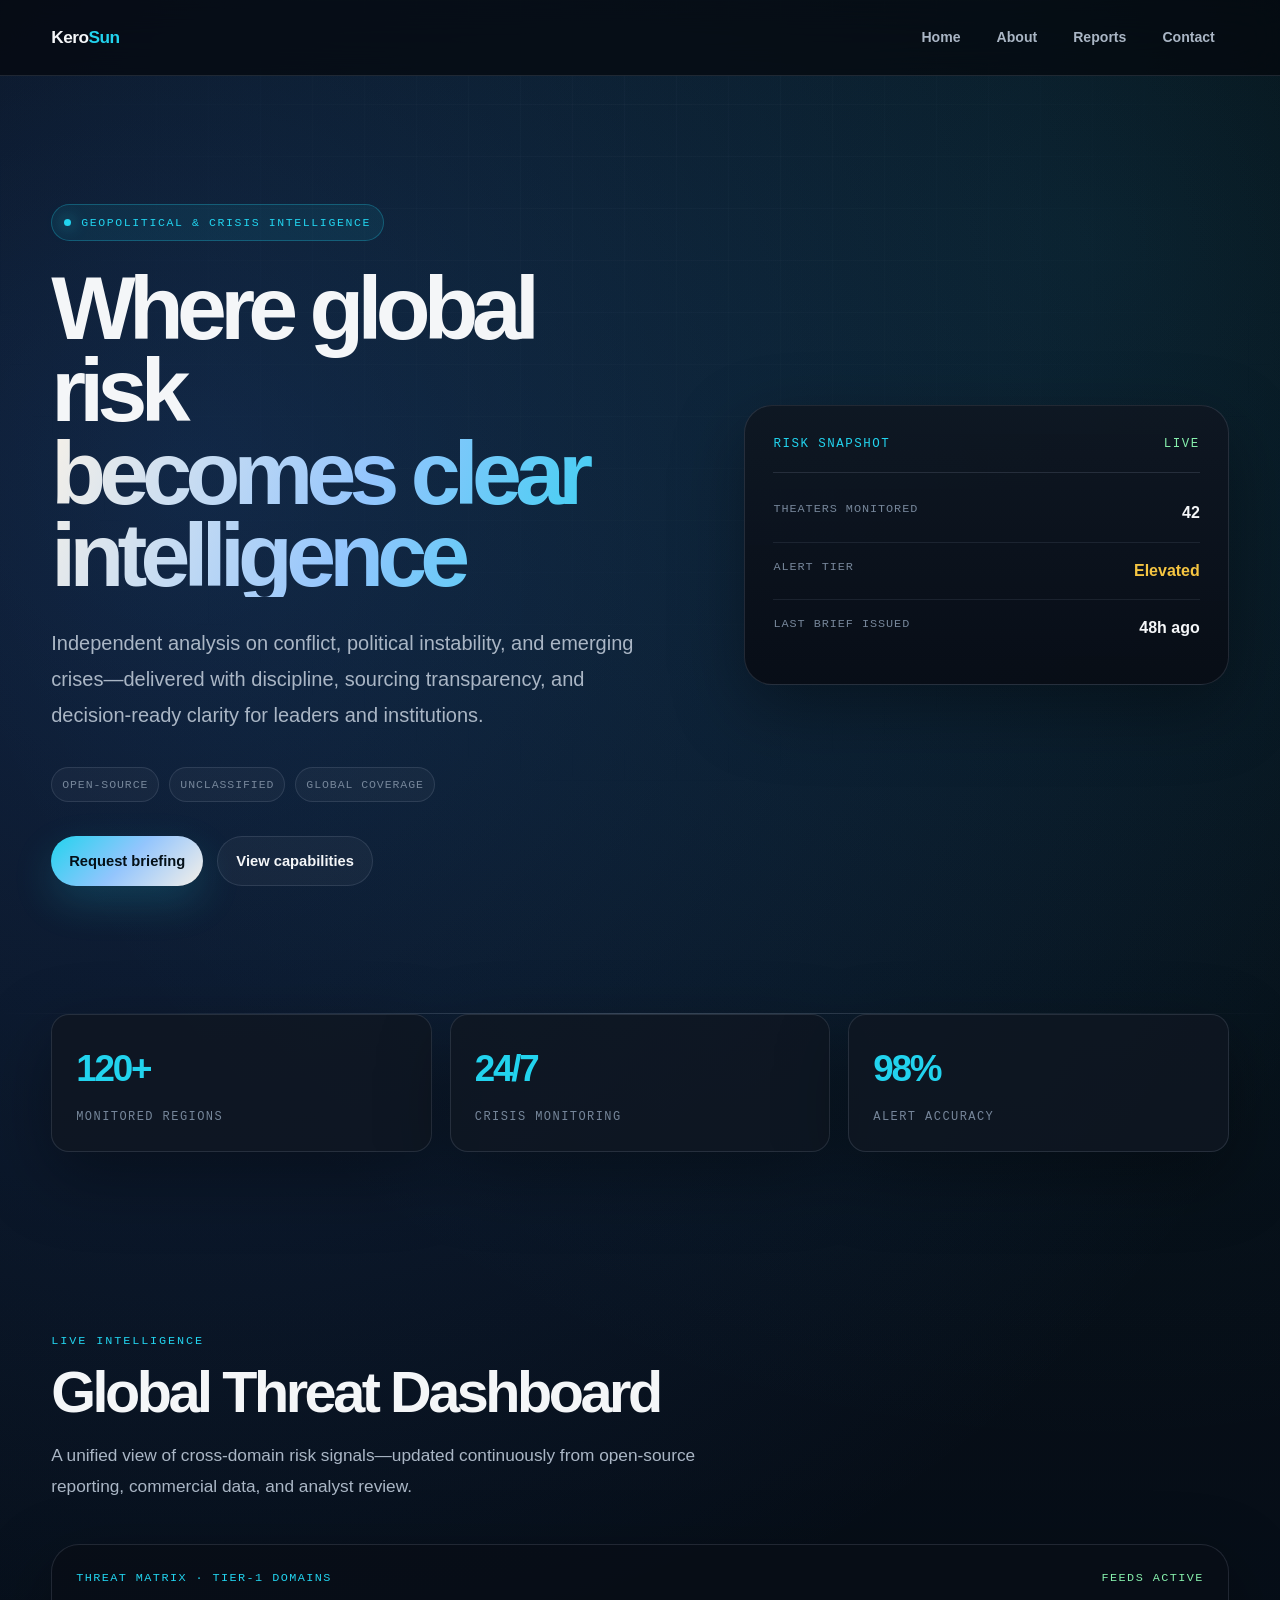
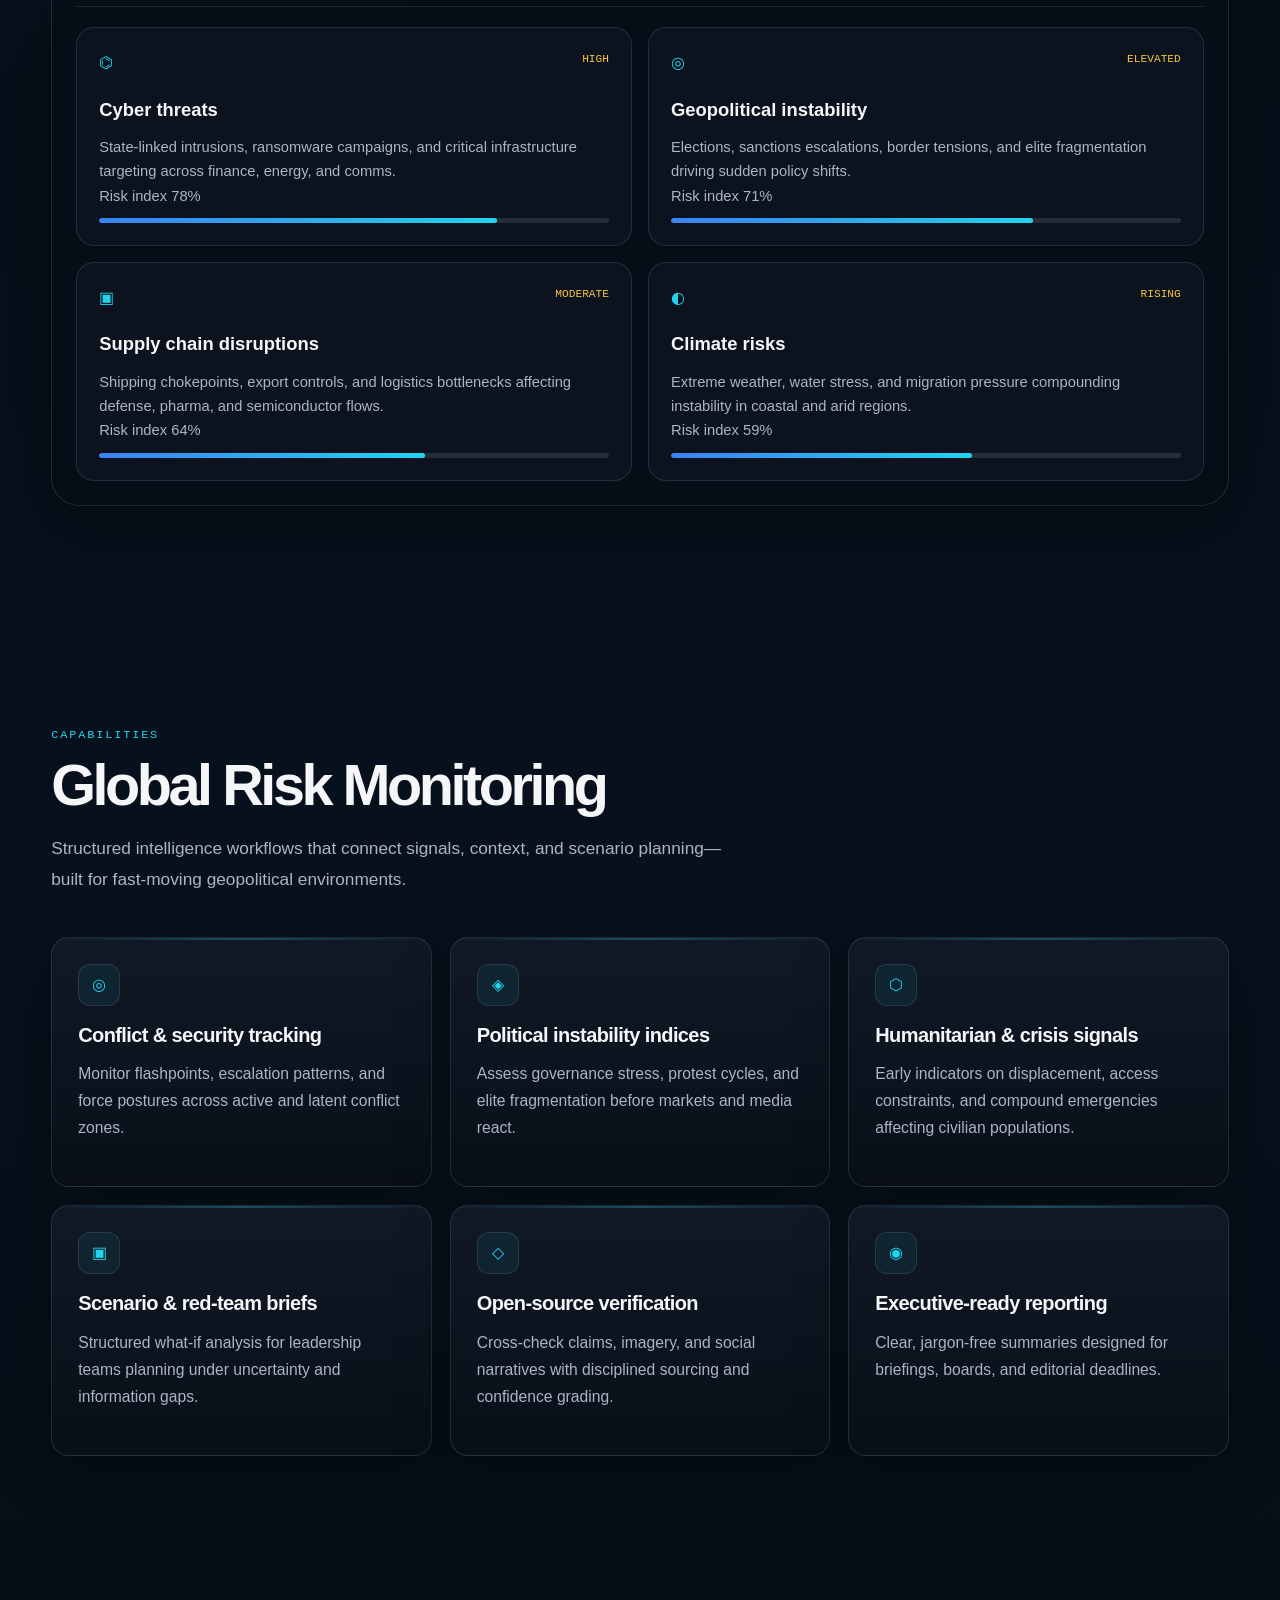
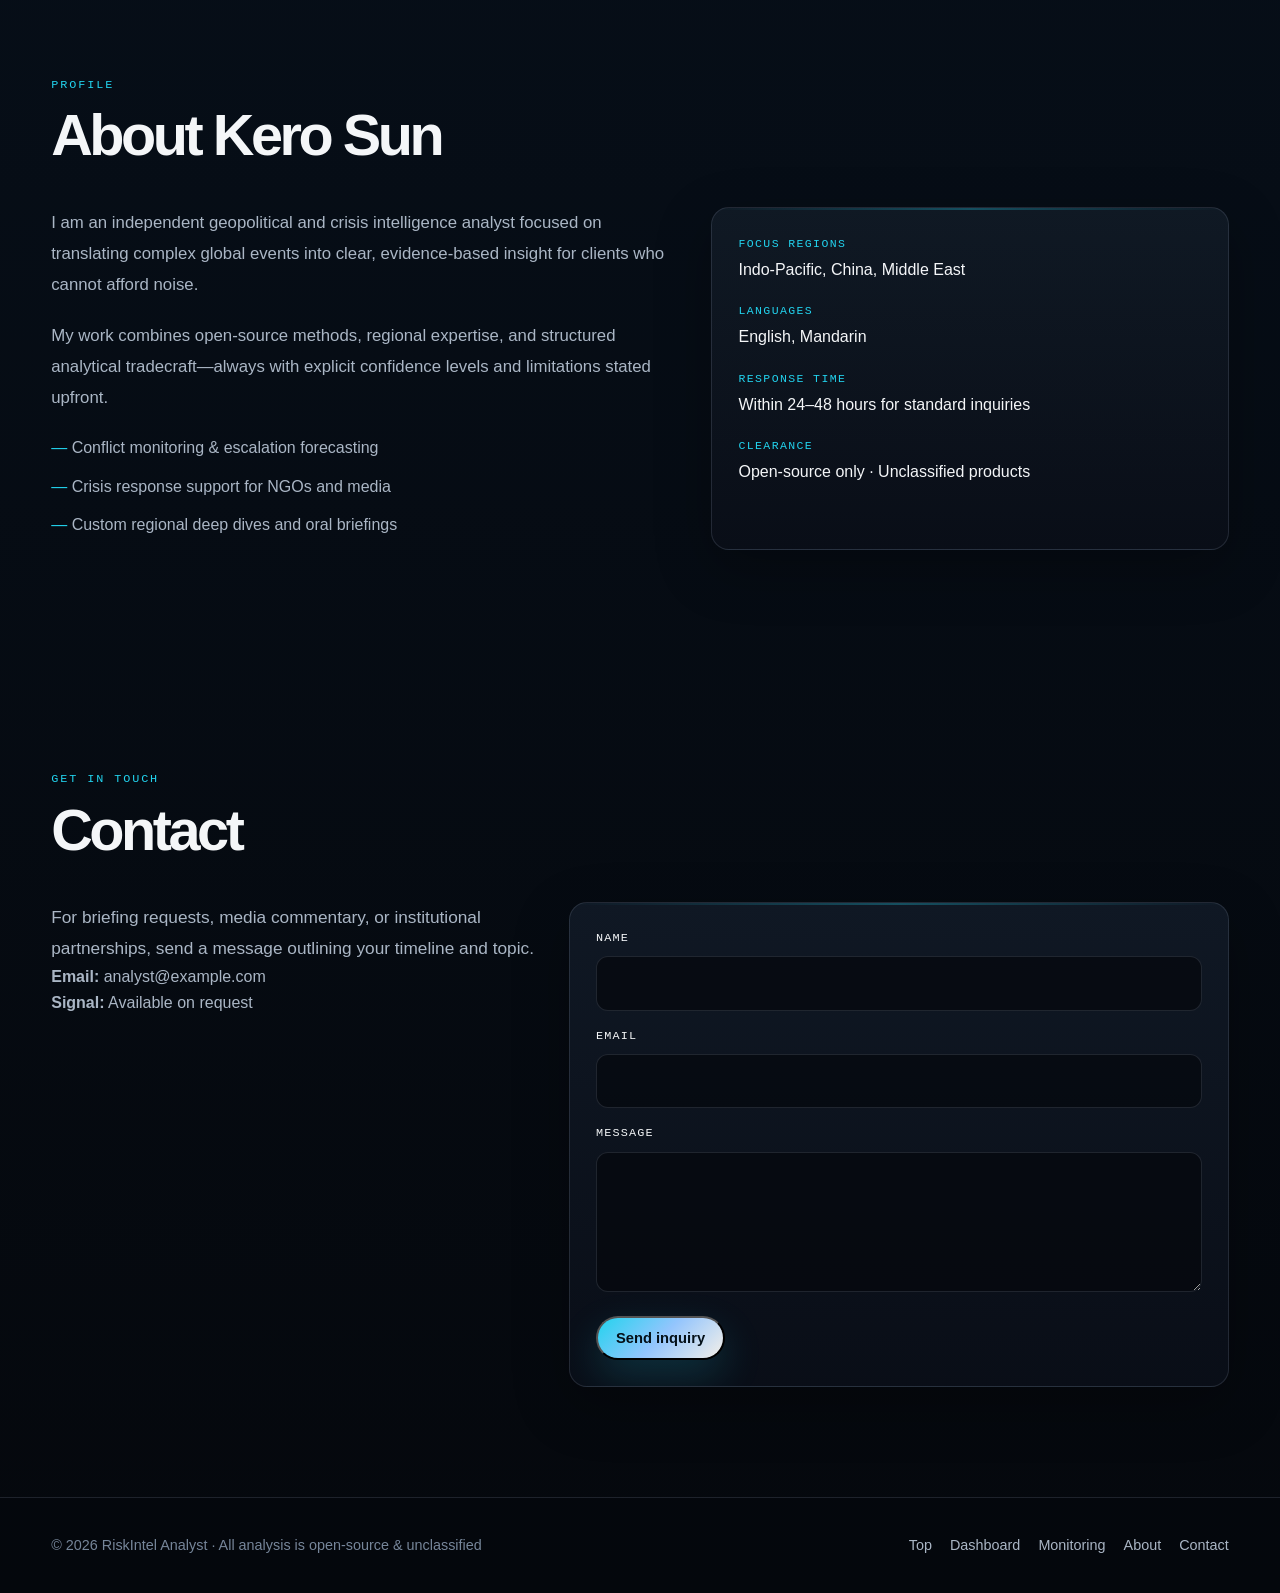
<file: index.html>
<!DOCTYPE html>
<!--
  DOCTYPE: tells the browser "this is a modern HTML5 page."
  Always keep this as the first line.
-->
<html lang="en">
  <!-- lang="en" = page language (helps screen readers and search). -->


  <head>
    <link rel="stylesheet" href="style.css">
    <!--
      HEAD = backstage area. Nothing here is drawn on the page directly,
      except what CSS styles apply to the body and sections below.
    -->
    <meta charset="UTF-8" />
    <!-- UTF-8 = supports most letters and symbols worldwide. -->

    <meta name="viewport" content="width=device-width, initial-scale=1.0" />
    <!-- viewport = makes the layout scale nicely on phones. -->

    <title>Global Risk & Crisis Intelligence</title>
    <!-- Text shown in the browser tab. -->

    <!--
      Font pairing (needs internet on first load):
      Syne = cinematic display headlines
      DM Sans = clean, readable body text
      JetBrains Mono = futuristic labels & UI captions
    -->
    <link rel="preconnect" href="https://fonts.googleapis.com" />
    <link rel="preconnect" href="https://fonts.gstatic.com" crossorigin />
    <link
      href="https://fonts.googleapis.com/css2?family=DM+Sans:ital,opsz,wght@0,9..40,400;0,9..40,500;0,9..40,600;1,9..40,400&family=JetBrains+Mono:wght@400;500&family=Syne:wght@600;700;800&display=swap"
      rel="stylesheet"
    />

  </head>
  
  <body>
    <!--
      BODY = everything visitors see.
      Structure: layered background (.bg-scene) → shell (nav + main + footer)
    -->

    <!--
      Background scene: stacked layers only (no text). aria-hidden = decorative.
      Each .bg-layer is styled in CSS — together they create depth & atmosphere.
    -->
    <div class="bg-scene" aria-hidden="true">
      <div class="bg-layer bg-layer--base"></div>
      <div class="bg-layer bg-layer--gradient"></div>
      <div class="bg-layer bg-layer--aurora"></div>
      <div class="bg-layer bg-layer--map"></div>
      <div class="bg-layer bg-layer--map-glow"></div>
      <div class="bg-layer bg-layer--grid"></div>
      <div class="bg-layer bg-layer--vignette"></div>
    </div>

    <div class="site-shell">
      <!-- ============================================================
           NAVIGATION BAR
           Links jump to sections using id="..." on each section below.
           ============================================================ -->
      <header class="navbar">
        <div class="container">
          <a class="logo" href="#hero">Kero<span>Sun</span></a>
          <!-- Logo is an <a> so clicking it scrolls back to the top hero -->

          <nav aria-label="Main navigation">
            <!-- <nav> groups navigation links for accessibility -->
            <ul class="nav-links">
              <li><a class="nav-link" href="ai-analyst-site.html">Home</a></li>
              <li><a class="nav-link" href="about.html">About</a></li>
              <li><a class="nav-link" href="reports.html">Reports</a></li>
              <li><a class="nav-link" href="contact.html">Contact</a></li>
            </ul>
          </nav>
        </div>
      </header>

      <main>
        <!-- ============================================================
             HERO SECTION — large opening block
             id="hero" lets nav links scroll here (#hero in the URL)
             ============================================================ -->
        <section class="hero" id="hero">
          <div class="hero__atmosphere" aria-hidden="true">
            <div class="hero__gradient-wash"></div>
            <div class="hero__glow hero__glow--a"></div>
            <div class="hero__glow hero__glow--b"></div>
          </div>

          <div class="container hero__inner">
            <div class="hero__copy">
              <span class="hero__badge">Geopolitical &amp; Crisis Intelligence</span>

              <h1 class="hero__title">
                <span class="hero__title-line">Where global risk</span>
                <span class="hero__title-line hero__title-line--accent">becomes clear intelligence</span>
              </h1>

              <p class="hero__lead">
                Independent analysis on conflict, political instability, and emerging
                crises—delivered with discipline, sourcing transparency, and
                decision-ready clarity for leaders and institutions.
              </p>

              <ul class="hero__tags">
                <li>Open-source</li>
                <li>Unclassified</li>
                <li>Global coverage</li>
              </ul>

              <div class="hero__actions">
                <a class="btn btn--primary" href="#contact">Request briefing</a>
                <a class="btn btn--ghost" href="#monitoring">View capabilities</a>
              </div>
            </div>

            <!-- Side panel: example “dashboard” stats (placeholder content) -->
            <aside class="hero__panel" aria-label="Sample risk snapshot">
              <p class="hero__panel-title">
                Risk snapshot
                <span class="hero__panel-live">Live</span>
              </p>
              <div class="hero__stat">
                <span class="hero__stat-label">Theaters monitored</span>
                <span class="hero__stat-value">42</span>
              </div>
              <div class="hero__stat">
                <span class="hero__stat-label">Alert tier</span>
                <span class="hero__stat-value hero__stat-value--alert">Elevated</span>
              </div>
              <div class="hero__stat">
                <span class="hero__stat-label">Last brief issued</span>
                <span class="hero__stat-value">48h ago</span>
              </div>
            </aside>
          </div>
        </section>

        <!-- ============================================================
             STATISTIC CARDS (below hero)
             Structure:
               <section>  = one grouped block on the page
               <div class="container"> = centered content column
               <div class="stats__grid"> = row/column layout for cards
               <article class="stat-card"> = ONE card (repeat 3 times)
                 <p class="stat-card__value"> = big number
                 <p class="stat-card__label"> = short description
             ============================================================ -->
        <section class="stats" aria-label="Key performance metrics">
          <div class="container">
            <div class="stats__grid">
              <article class="stat-card">
                <p class="stat-card__value">120+</p>
                <p class="stat-card__label">Monitored regions</p>
              </article>

              <article class="stat-card">
                <p class="stat-card__value">24/7</p>
                <p class="stat-card__label">Crisis monitoring</p>
              </article>

              <article class="stat-card">
                <p class="stat-card__value">98%</p>
                <p class="stat-card__label">Alert accuracy</p>
              </article>
            </div>
          </div>
        </section>

        <!-- ============================================================
             GLOBAL THREAT DASHBOARD
             <section> = major page block with its own id for nav links (#dashboard)
             <header> = title area · <div class="dashboard__panel"> = UI frame
             <div class="dashboard__grid"> = card layout · <article> = one threat card
             ============================================================ -->
        <section class="section dashboard" id="dashboard">
          <div class="container">
            <header class="section__header">
              <p class="section__eyebrow">Live intelligence</p>
              <h2 class="section__title">Global Threat Dashboard</h2>
              <p class="section__intro">
                A unified view of cross-domain risk signals—updated continuously
                from open-source reporting, commercial data, and analyst review.
              </p>
            </header>

            <div class="dashboard__panel">
              <div class="dashboard__toolbar">
                <span class="dashboard__toolbar-label">Threat matrix · Tier-1 domains</span>
                <span class="dashboard__toolbar-status">Feeds active</span>
              </div>

              <div class="dashboard__grid">
                <article class="threat-card threat-card--cyber">
                  <div class="threat-card__head">
                    <div class="threat-card__icon" aria-hidden="true">⌬</div>
                    <span class="threat-card__status">High</span>
                  </div>
                  <h3 class="threat-card__title">Cyber threats</h3>
                  <p class="threat-card__text">
                    State-linked intrusions, ransomware campaigns, and critical
                    infrastructure targeting across finance, energy, and comms.
                  </p>
                  <p class="threat-card__meter-label">
                    <span>Risk index</span>
                    <span>78%</span>
                  </p>
                  <div class="threat-card__meter" role="presentation">
                    <span class="threat-card__meter-fill" style="width: 78%"></span>
                  </div>
                </article>

                <article class="threat-card threat-card--geo">
                  <div class="threat-card__head">
                    <div class="threat-card__icon" aria-hidden="true">◎</div>
                    <span class="threat-card__status">Elevated</span>
                  </div>
                  <h3 class="threat-card__title">Geopolitical instability</h3>
                  <p class="threat-card__text">
                    Elections, sanctions escalations, border tensions, and
                    elite fragmentation driving sudden policy shifts.
                  </p>
                  <p class="threat-card__meter-label">
                    <span>Risk index</span>
                    <span>71%</span>
                  </p>
                  <div class="threat-card__meter" role="presentation">
                    <span class="threat-card__meter-fill" style="width: 71%"></span>
                  </div>
                </article>

                <article class="threat-card threat-card--supply">
                  <div class="threat-card__head">
                    <div class="threat-card__icon" aria-hidden="true">▣</div>
                    <span class="threat-card__status">Moderate</span>
                  </div>
                  <h3 class="threat-card__title">Supply chain disruptions</h3>
                  <p class="threat-card__text">
                    Shipping chokepoints, export controls, and logistics bottlenecks
                    affecting defense, pharma, and semiconductor flows.
                  </p>
                  <p class="threat-card__meter-label">
                    <span>Risk index</span>
                    <span>64%</span>
                  </p>
                  <div class="threat-card__meter" role="presentation">
                    <span class="threat-card__meter-fill" style="width: 64%"></span>
                  </div>
                </article>

                <article class="threat-card threat-card--climate">
                  <div class="threat-card__head">
                    <div class="threat-card__icon" aria-hidden="true">◐</div>
                    <span class="threat-card__status">Rising</span>
                  </div>
                  <h3 class="threat-card__title">Climate risks</h3>
                  <p class="threat-card__text">
                    Extreme weather, water stress, and migration pressure compounding
                    instability in coastal and arid regions.
                  </p>
                  <p class="threat-card__meter-label">
                    <span>Risk index</span>
                    <span>59%</span>
                  </p>
                  <div class="threat-card__meter" role="presentation">
                    <span class="threat-card__meter-fill" style="width: 59%"></span>
                  </div>
                </article>
              </div>
            </div>
          </div>
        </section>

        <!-- ============================================================
             GLOBAL RISK MONITORING — feature cards
             ============================================================ -->
        <section class="section features" id="monitoring">
          <div class="container">
            <header class="section__header">
              <p class="section__eyebrow">Capabilities</p>
              <h2 class="section__title">Global Risk Monitoring</h2>
              <p class="section__intro">
                Structured intelligence workflows that connect signals, context,
                and scenario planning—built for fast-moving geopolitical environments.
              </p>
            </header>

            <div class="features__grid">
              <!-- Each article = one feature card -->
              <article class="glass-card">
                <div class="glass-card__icon" aria-hidden="true">◎</div>
                <h3 class="glass-card__title">Conflict &amp; security tracking</h3>
                <p class="glass-card__text">
                  Monitor flashpoints, escalation patterns, and force postures
                  across active and latent conflict zones.
                </p>
              </article>

              <article class="glass-card">
                <div class="glass-card__icon" aria-hidden="true">◈</div>
                <h3 class="glass-card__title">Political instability indices</h3>
                <p class="glass-card__text">
                  Assess governance stress, protest cycles, and elite
                  fragmentation before markets and media react.
                </p>
              </article>

              <article class="glass-card">
                <div class="glass-card__icon" aria-hidden="true">⬡</div>
                <h3 class="glass-card__title">Humanitarian &amp; crisis signals</h3>
                <p class="glass-card__text">
                  Early indicators on displacement, access constraints, and
                  compound emergencies affecting civilian populations.
                </p>
              </article>

              <article class="glass-card">
                <div class="glass-card__icon" aria-hidden="true">▣</div>
                <h3 class="glass-card__title">Scenario &amp; red-team briefs</h3>
                <p class="glass-card__text">
                  Structured what-if analysis for leadership teams planning
                  under uncertainty and information gaps.
                </p>
              </article>

              <article class="glass-card">
                <div class="glass-card__icon" aria-hidden="true">◇</div>
                <h3 class="glass-card__title">Open-source verification</h3>
                <p class="glass-card__text">
                  Cross-check claims, imagery, and social narratives with
                  disciplined sourcing and confidence grading.
                </p>
              </article>

              <article class="glass-card">
                <div class="glass-card__icon" aria-hidden="true">◉</div>
                <h3 class="glass-card__title">Executive-ready reporting</h3>
                <p class="glass-card__text">
                  Clear, jargon-free summaries designed for briefings, boards,
                  and editorial deadlines.
                </p>
              </article>
            </div>
          </div>
        </section>

        <!-- ============================================================
             ABOUT THE ANALYST
             ============================================================ -->
        <section class="section about" id="about">
          <div class="container">
            <header class="section__header">
              <p class="section__eyebrow">Profile</p>
              <h2 class="section__title">About Kero Sun</h2>
            </header>

            <div class="about__grid">
              <div class="about__text">
                <p>
                  I am an independent geopolitical and crisis intelligence analyst
                  focused on translating complex global events into clear, evidence-based
                  insight for clients who cannot afford noise.
                </p>
                <p>
                  My work combines open-source methods, regional expertise, and
                  structured analytical tradecraft—always with explicit confidence
                  levels and limitations stated upfront.
                </p>

                <ul class="about__list">
                  <li>Conflict monitoring &amp; escalation forecasting</li>
                  <li>Crisis response support for NGOs and media</li>
                  <li>Custom regional deep dives and oral briefings</li>
                </ul>
              </div>

              <aside class="glass-card about__card">
                <!-- <dl> = definition list: term (dt) + description (dd) pairs -->
                <dl>
                  <div>
                    <dt>Focus regions</dt>
                    <dd>Indo-Pacific, China, Middle East</dd>
                  </div>
                  <div>
                    <dt>Languages</dt>
                    <dd>English, Mandarin</dd>
                  </div>
                  <div>
                    <dt>Response time</dt>
                    <dd>Within 24–48 hours for standard inquiries</dd>
                  </div>
                  <div>
                    <dt>Clearance</dt>
                    <dd>Open-source only · Unclassified products</dd>
                  </div>
                </dl>
              </aside>
            </div>
          </div>
        </section>

        <!-- ============================================================
             CONTACT
             Form is visual-only (pure HTML/CSS). To send email you’d need
             a backend service or a form provider later.
             ============================================================ -->
        <section class="section contact" id="contact">
          <div class="container">
            <header class="section__header">
              <p class="section__eyebrow">Get in touch</p>
              <h2 class="section__title">Contact</h2>
            </header>

            <div class="contact__wrap">
              <div class="contact__info prose">
                <p class="section__intro">
                  For briefing requests, media commentary, or institutional
                  partnerships, send a message outlining your timeline and topic.
                </p>
                <p class="contact__details">
                  <strong>Email:</strong>
                  analyst@example.com<br />
                  <strong>Signal:</strong>
                  Available on request
                </p>
              </div>

              <form class="contact__form glass-card" action="#" method="post">
                <!-- action="#" = placeholder; replace when you connect a real form handler -->
                <div>
                  <label class="form-label" for="name">Name</label>
                  <input class="form-input" type="text" id="name" name="name" required />
                </div>
                <div>
                  <label class="form-label" for="email">Email</label>
                  <input class="form-input" type="email" id="email" name="email" required />
                </div>
                <div>
                  <label class="form-label" for="message">Message</label>
                  <textarea class="form-textarea" id="message" name="message" required></textarea>
                </div>
                <button class="btn btn--primary" type="submit">Send inquiry</button>
              </form>
            </div>
          </div>
        </section>
      </main>

      <!-- ============================================================
           FOOTER
           ============================================================ -->
      <footer class="footer">
        <div class="container">
          <p class="footer__copy">
            © 2026 RiskIntel Analyst · All analysis is open-source &amp; unclassified
          </p>
          <ul class="footer__links">
            <li><a href="#hero">Top</a></li>
            <li><a href="#dashboard">Dashboard</a></li>
            <li><a href="#monitoring">Monitoring</a></li>
            <li><a href="#about">About</a></li>
            <li><a href="#contact">Contact</a></li>
          </ul>
        </div>
      </footer>
    </div>
  </body>
</html>
</file>
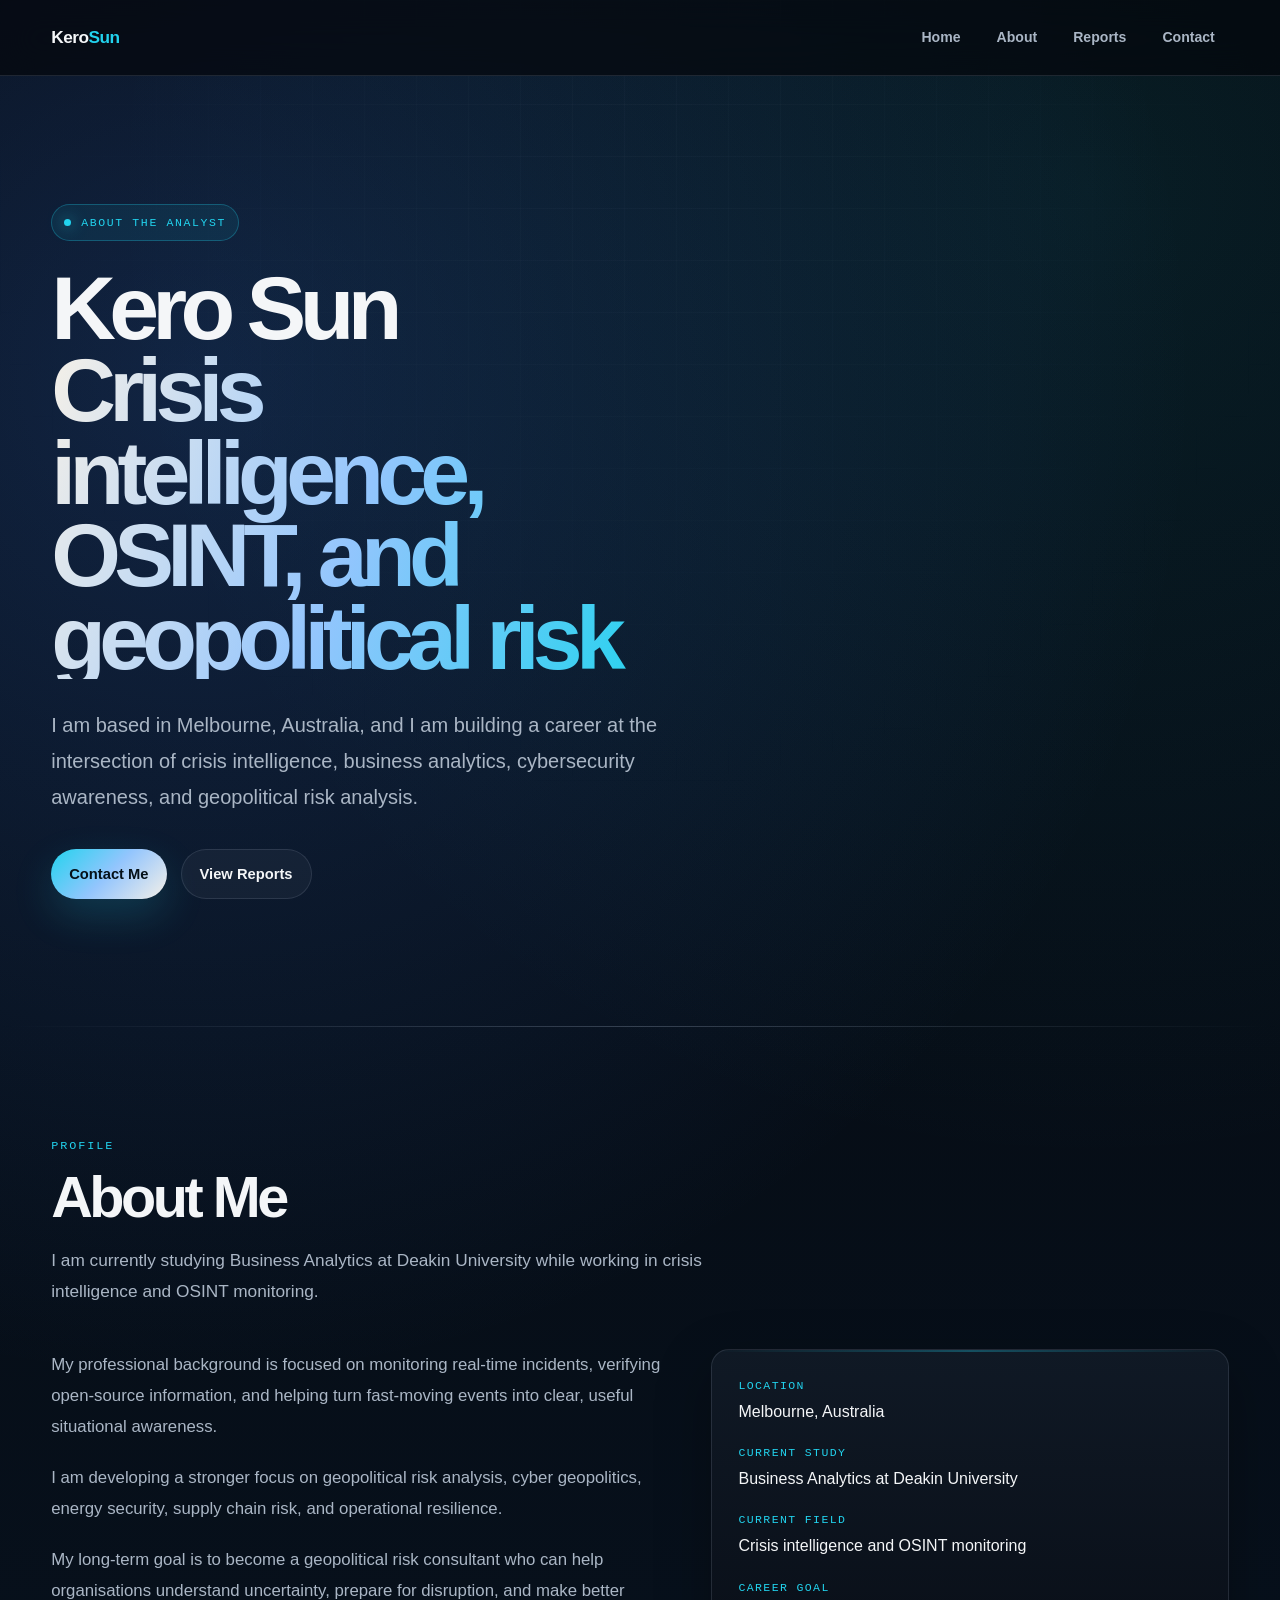
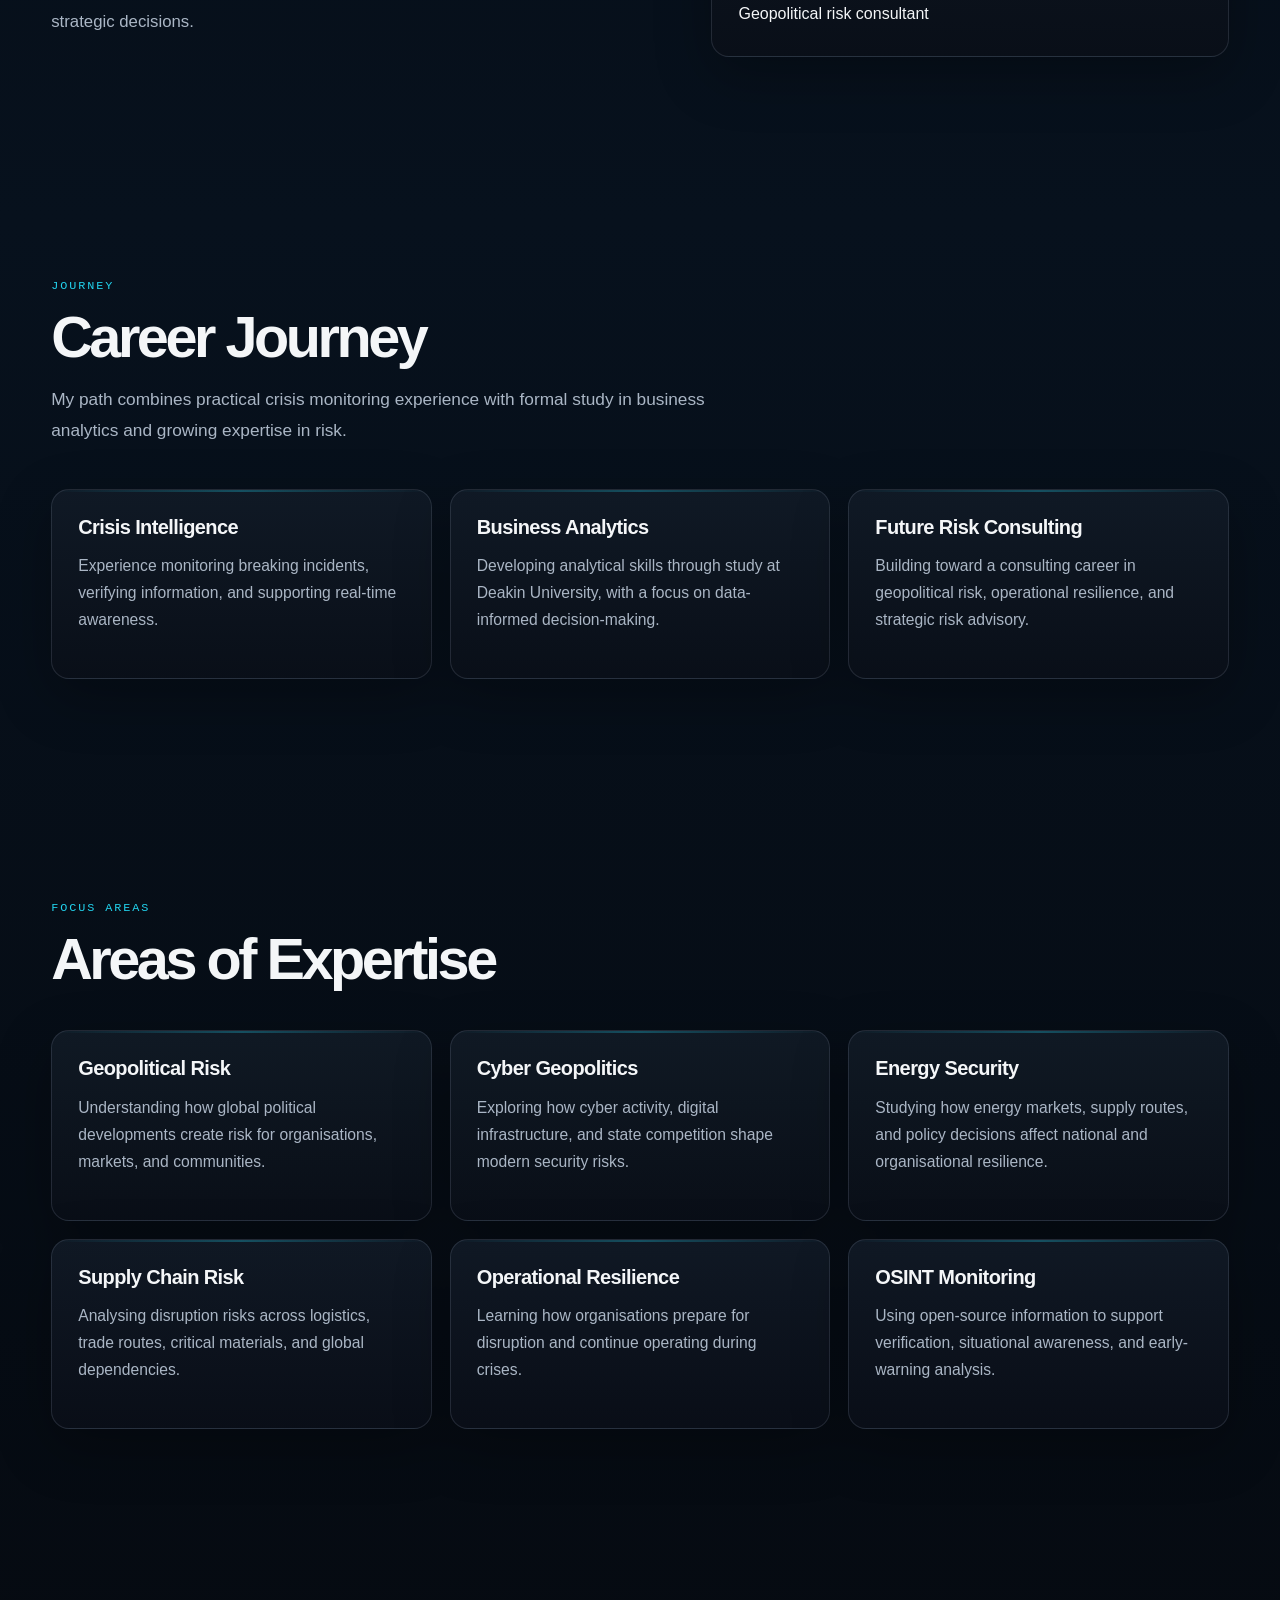
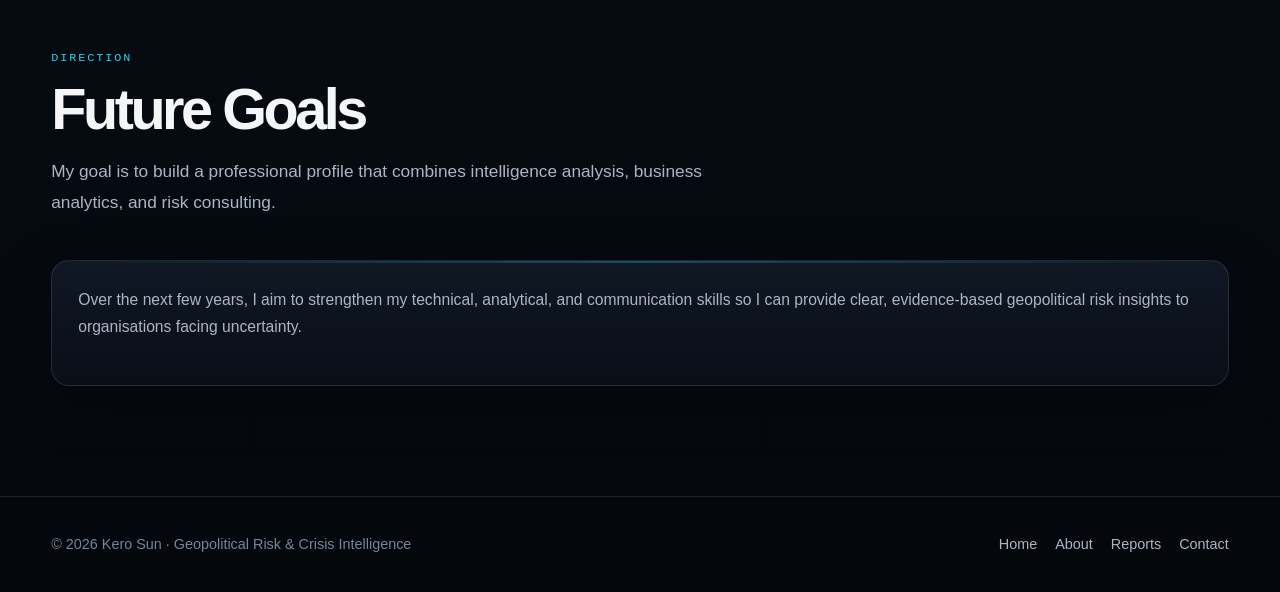
<file: about.html>
<!DOCTYPE html>
<html lang="en">
  <head>
    <!-- Basic page settings -->
    <meta charset="UTF-8" />
    <meta name="viewport" content="width=device-width, initial-scale=1.0" />

    <!-- Page title shown in browser tab -->
    <title>About Kero Sun | Geopolitical Risk Analyst</title>
    <link rel="stylesheet" href="style.css">

    <!-- This connects the page to your existing CSS file -->
    <link rel="stylesheet" href="style.css" />
  </head>

  <body>
    <!-- Site navigation -->
    <header class="navbar">
      <div class="container">
        <a class="logo" href="ai-analyst-site.html">Kero<span>Sun</span></a>

        <nav aria-label="Main navigation">
          <ul class="nav-links">
            <li><a class="nav-link" href="ai-analyst-site.html">Home</a></li>
            <li><a class="nav-link" href="about.html">About</a></li>
            <li><a class="nav-link" href="reports.html">Reports</a></li>
            <li><a class="nav-link" href="contact.html">Contact</a></li>
          </ul>
        </nav>
      </div>
    </header>

    <main>
      <!-- Hero section: the opening section of the page -->
      <section class="hero">
        <div class="container hero__inner">
          <div class="hero__copy">
            <span class="hero__badge">About the Analyst</span>

            <h1 class="hero__title">
              <span class="hero__title-line">Kero Sun</span>
              <span class="hero__title-line hero__title-line--accent">
                Crisis intelligence, OSINT, and geopolitical risk
              </span>
            </h1>

            <p class="hero__lead">
              I am based in Melbourne, Australia, and I am building a career at
              the intersection of crisis intelligence, business analytics,
              cybersecurity awareness, and geopolitical risk analysis.
            </p>

            <div class="hero__actions">
              <a class="btn btn--primary" href="contact.html">Contact Me</a>
              <a class="btn btn--ghost" href="reports.html">View Reports</a>
            </div>
          </div>
        </div>
      </section>

      <!-- About Me section -->
      <section class="section about">
        <div class="container">
          <header class="section__header">
            <p class="section__eyebrow">Profile</p>
            <h2 class="section__title">About Me</h2>
            <p class="section__intro">
              I am currently studying Business Analytics at Deakin University
              while working in crisis intelligence and OSINT monitoring.
            </p>
          </header>

          <div class="about__grid">
            <div class="about__text">
              <p>
                My professional background is focused on monitoring real-time
                incidents, verifying open-source information, and helping turn
                fast-moving events into clear, useful situational awareness.
              </p>

              <p>
                I am developing a stronger focus on geopolitical risk analysis,
                cyber geopolitics, energy security, supply chain risk, and
                operational resilience.
              </p>

              <p>
                My long-term goal is to become a geopolitical risk consultant
                who can help organisations understand uncertainty, prepare for
                disruption, and make better strategic decisions.
              </p>
            </div>

            <aside class="glass-card about__card">
              <dl>
                <div>
                  <dt>Location</dt>
                  <dd>Melbourne, Australia</dd>
                </div>

                <div>
                  <dt>Current Study</dt>
                  <dd>Business Analytics at Deakin University</dd>
                </div>

                <div>
                  <dt>Current Field</dt>
                  <dd>Crisis intelligence and OSINT monitoring</dd>
                </div>

                <div>
                  <dt>Career Goal</dt>
                  <dd>Geopolitical risk consultant</dd>
                </div>
              </dl>
            </aside>
          </div>
        </div>
      </section>

      <!-- Career Journey section -->
      <section class="section">
        <div class="container">
          <header class="section__header">
            <p class="section__eyebrow">Journey</p>
            <h2 class="section__title">Career Journey</h2>
            <p class="section__intro">
              My path combines practical crisis monitoring experience with
              formal study in business analytics and growing expertise in risk.
            </p>
          </header>

          <div class="features__grid">
            <article class="glass-card">
              <h3 class="glass-card__title">Crisis Intelligence</h3>
              <p class="glass-card__text">
                Experience monitoring breaking incidents, verifying information,
                and supporting real-time awareness.
              </p>
            </article>

            <article class="glass-card">
              <h3 class="glass-card__title">Business Analytics</h3>
              <p class="glass-card__text">
                Developing analytical skills through study at Deakin University,
                with a focus on data-informed decision-making.
              </p>
            </article>

            <article class="glass-card">
              <h3 class="glass-card__title">Future Risk Consulting</h3>
              <p class="glass-card__text">
                Building toward a consulting career in geopolitical risk,
                operational resilience, and strategic risk advisory.
              </p>
            </article>
          </div>
        </div>
      </section>

      <!-- Areas of Expertise section -->
      <section class="section">
        <div class="container">
          <header class="section__header">
            <p class="section__eyebrow">Focus Areas</p>
            <h2 class="section__title">Areas of Expertise</h2>
          </header>

          <div class="features__grid">
            <article class="glass-card">
              <h3 class="glass-card__title">Geopolitical Risk</h3>
              <p class="glass-card__text">
                Understanding how global political developments create risk for
                organisations, markets, and communities.
              </p>
            </article>

            <article class="glass-card">
              <h3 class="glass-card__title">Cyber Geopolitics</h3>
              <p class="glass-card__text">
                Exploring how cyber activity, digital infrastructure, and state
                competition shape modern security risks.
              </p>
            </article>

            <article class="glass-card">
              <h3 class="glass-card__title">Energy Security</h3>
              <p class="glass-card__text">
                Studying how energy markets, supply routes, and policy decisions
                affect national and organisational resilience.
              </p>
            </article>

            <article class="glass-card">
              <h3 class="glass-card__title">Supply Chain Risk</h3>
              <p class="glass-card__text">
                Analysing disruption risks across logistics, trade routes,
                critical materials, and global dependencies.
              </p>
            </article>

            <article class="glass-card">
              <h3 class="glass-card__title">Operational Resilience</h3>
              <p class="glass-card__text">
                Learning how organisations prepare for disruption and continue
                operating during crises.
              </p>
            </article>

            <article class="glass-card">
              <h3 class="glass-card__title">OSINT Monitoring</h3>
              <p class="glass-card__text">
                Using open-source information to support verification,
                situational awareness, and early-warning analysis.
              </p>
            </article>
          </div>
        </div>
      </section>

      <!-- Future Goals section -->
      <section class="section contact">
        <div class="container">
          <header class="section__header">
            <p class="section__eyebrow">Direction</p>
            <h2 class="section__title">Future Goals</h2>
            <p class="section__intro">
              My goal is to build a professional profile that combines
              intelligence analysis, business analytics, and risk consulting.
            </p>
          </header>

          <div class="glass-card">
            <p class="glass-card__text">
              Over the next few years, I aim to strengthen my technical,
              analytical, and communication skills so I can provide clear,
              evidence-based geopolitical risk insights to organisations facing
              uncertainty.
            </p>
          </div>
        </div>
      </section>
    </main>

    <!-- Footer section -->
    <footer class="footer">
      <div class="container">
        <p class="footer__copy">
          © 2026 Kero Sun · Geopolitical Risk & Crisis Intelligence
        </p>

        <ul class="footer__links">
          <li><a href="ai-analyst-site.html">Home</a></li>
          <li><a href="about.html">About</a></li>
          <li><a href="reports.html">Reports</a></li>
          <li><a href="contact.html">Contact</a></li>
        </ul>
      </div>
    </footer>
  </body>
</html>
</file>
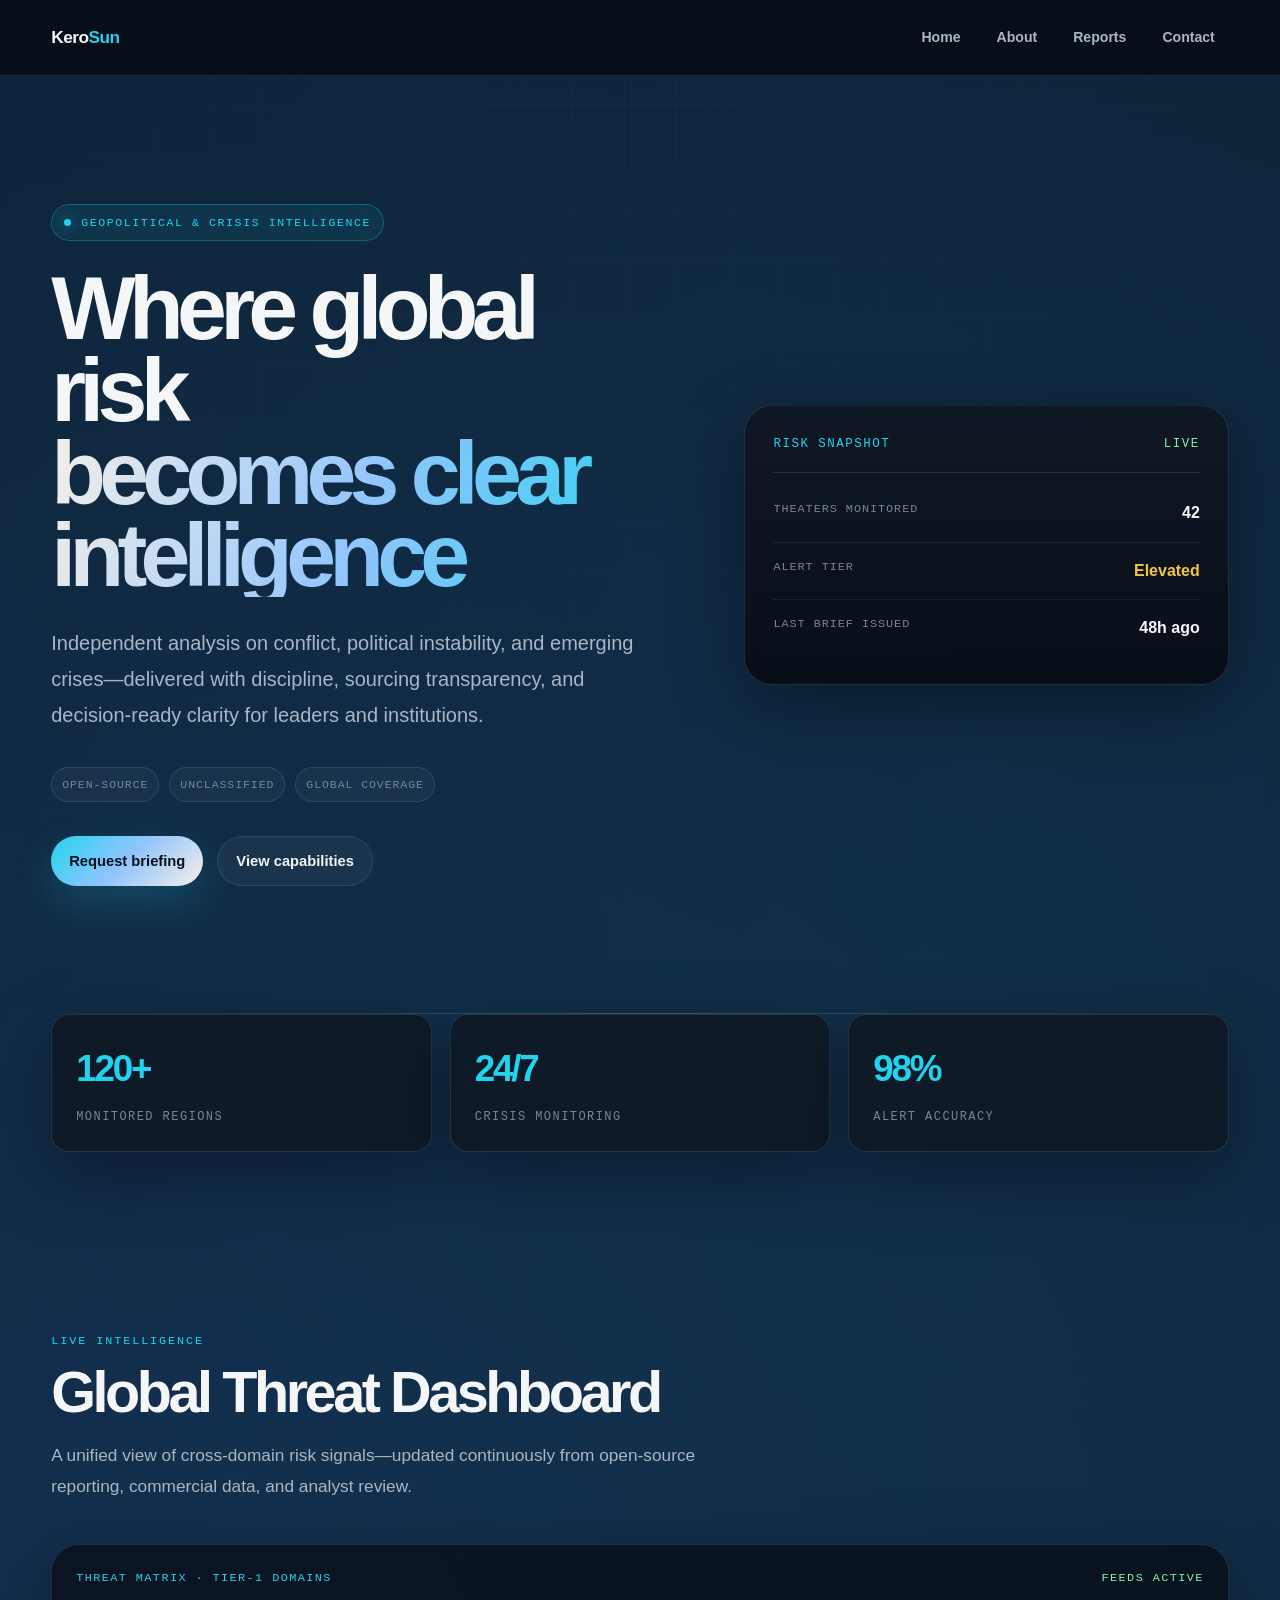
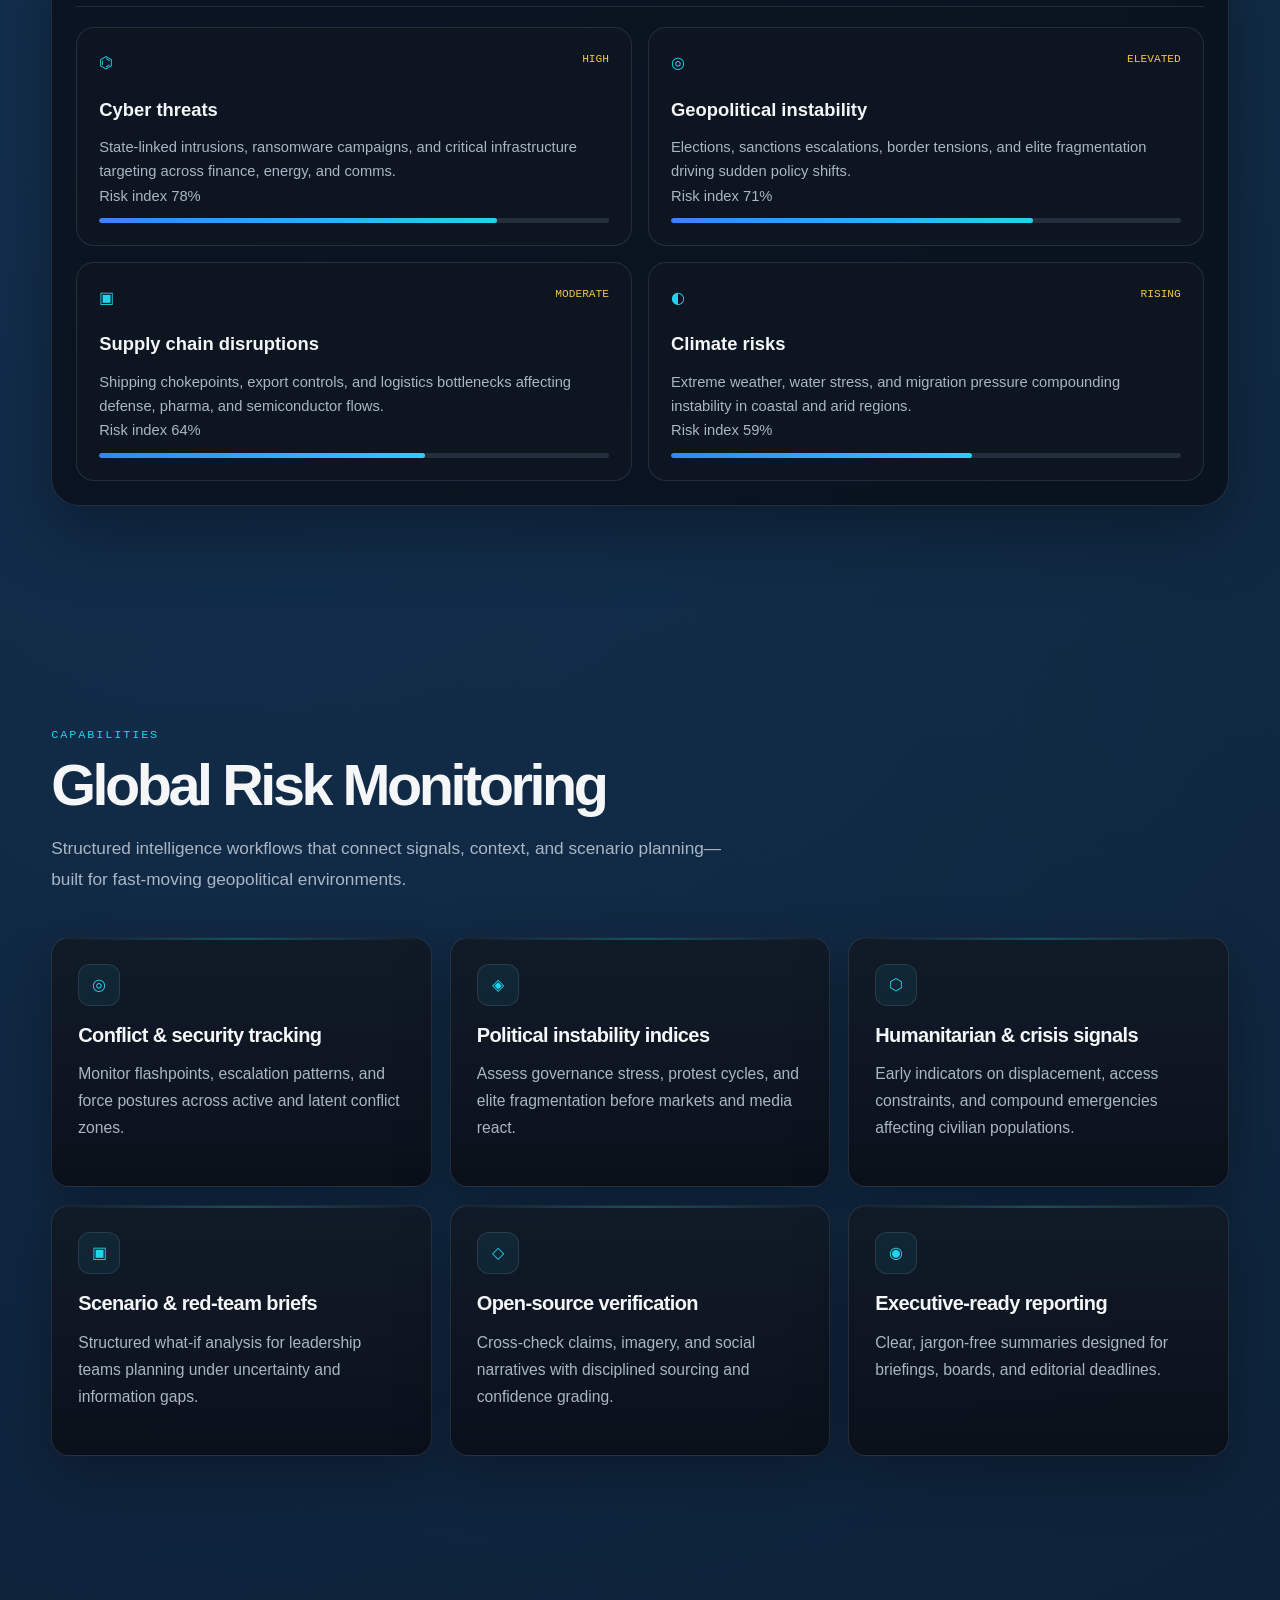
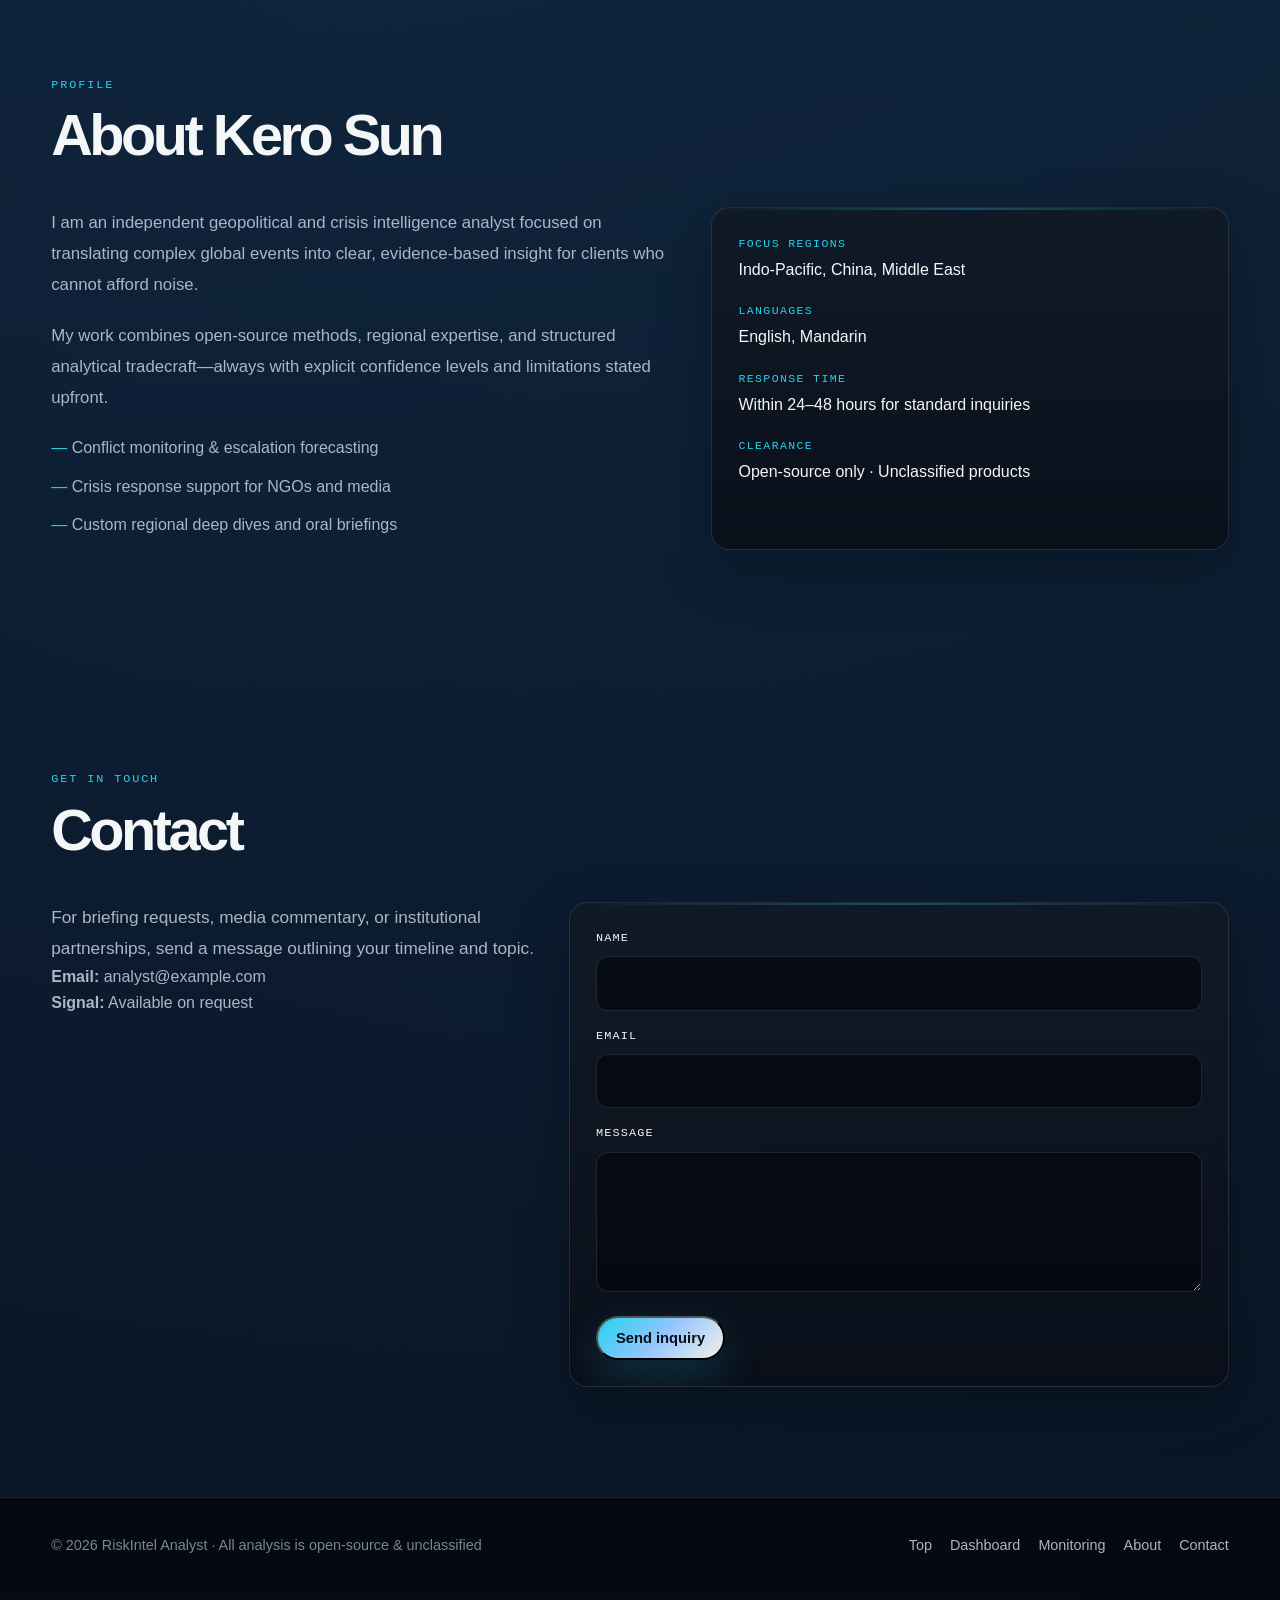
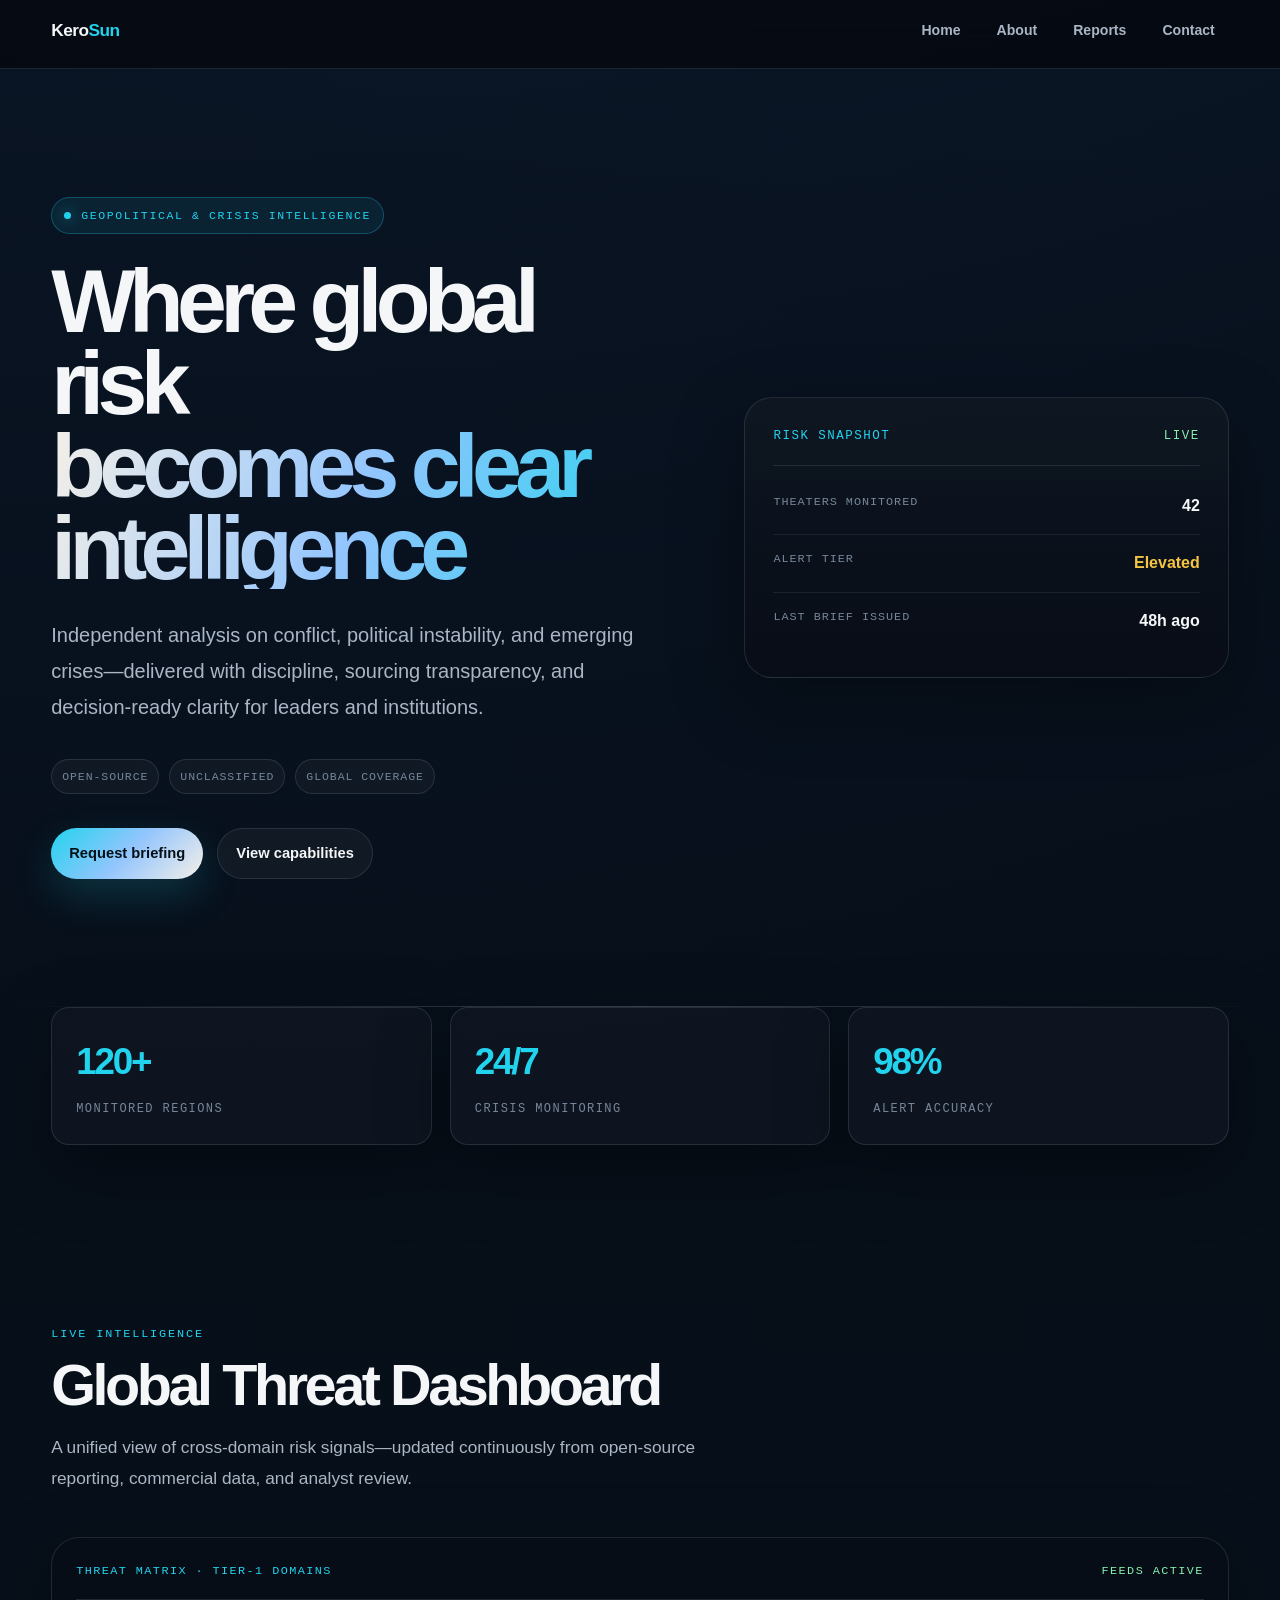
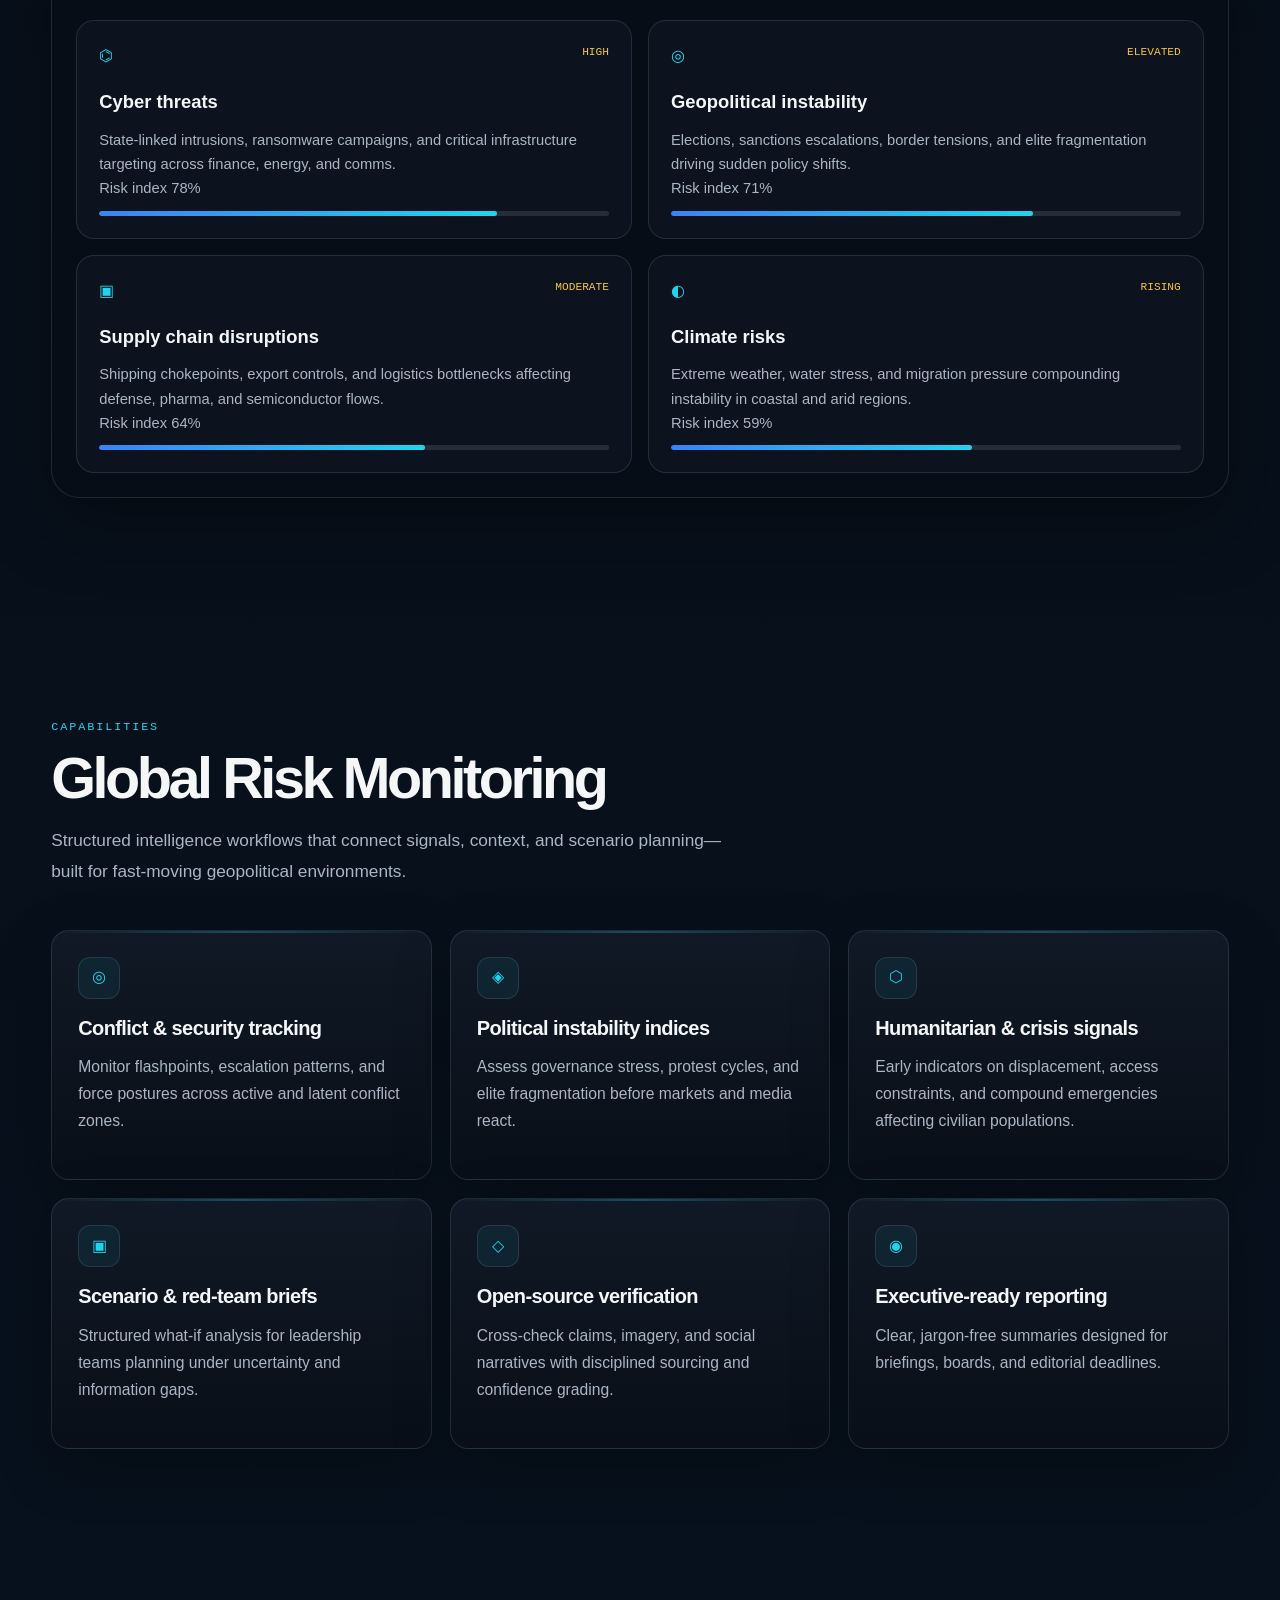
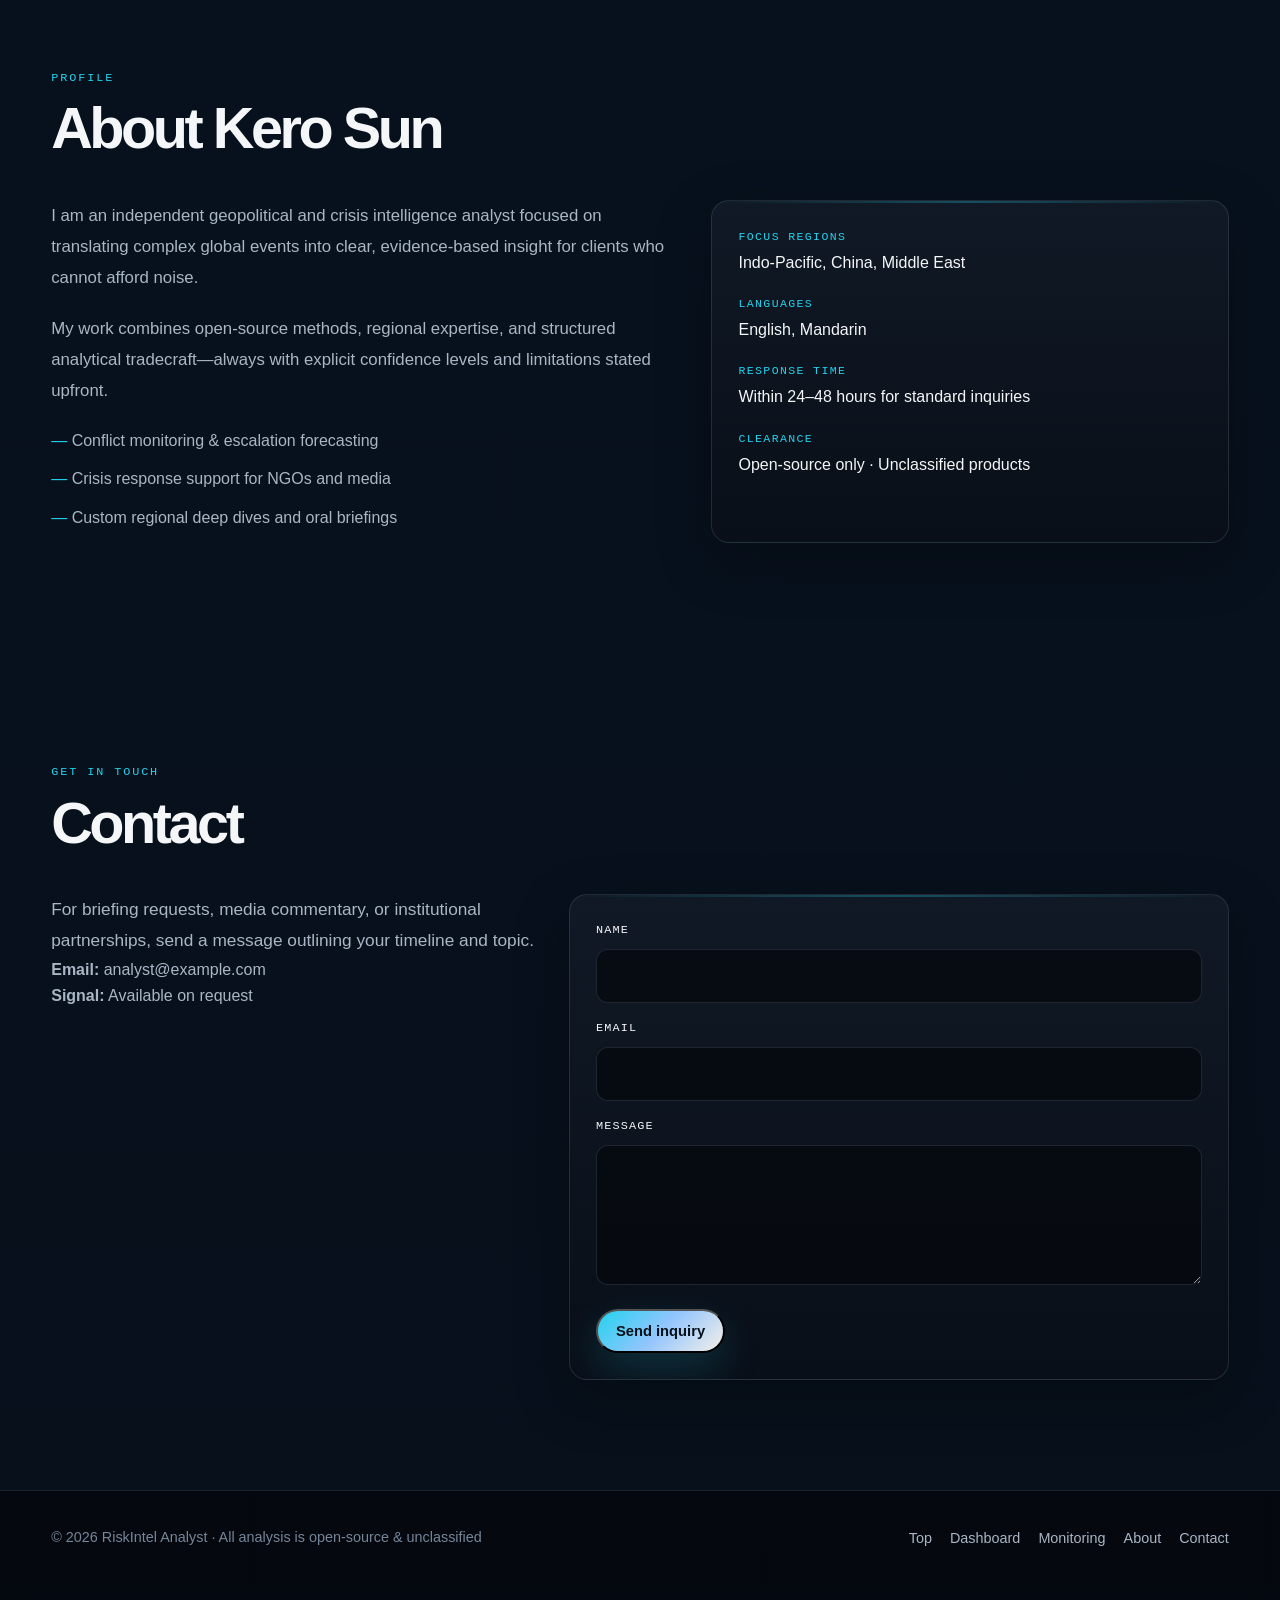
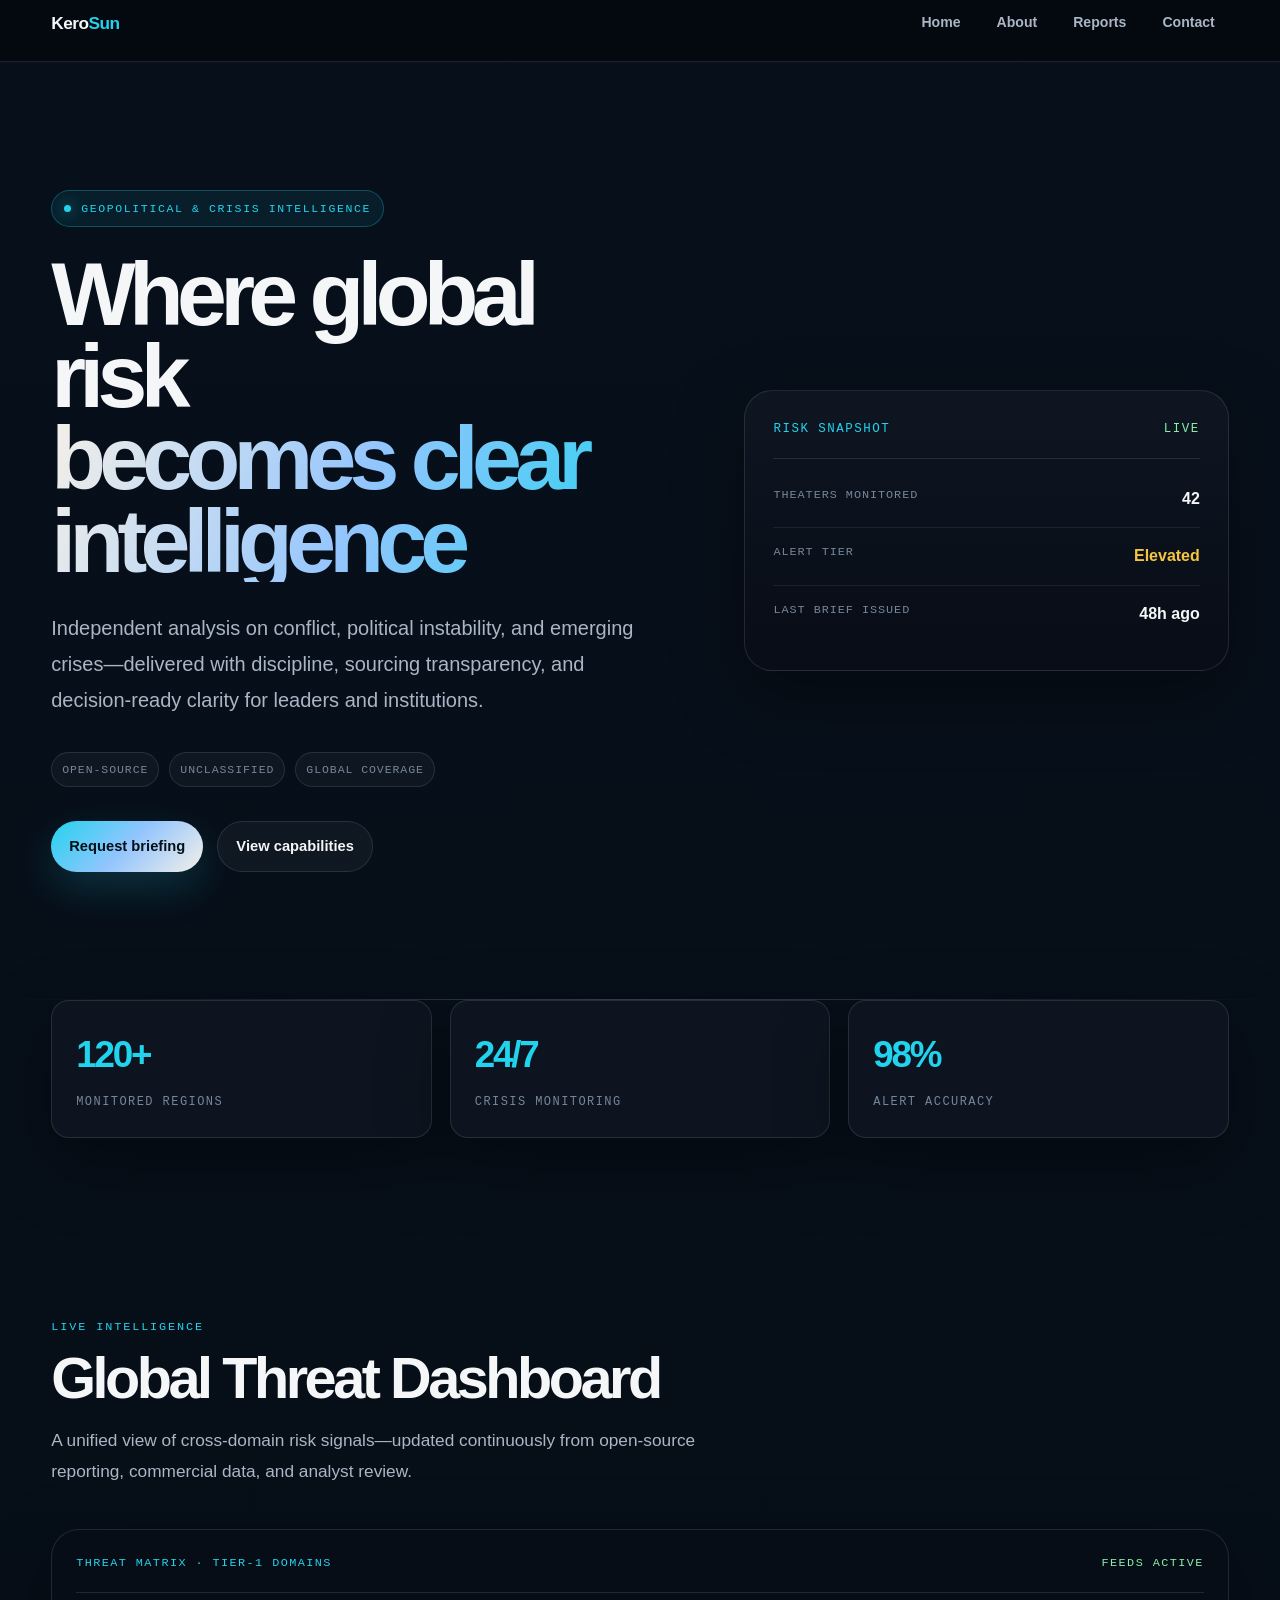
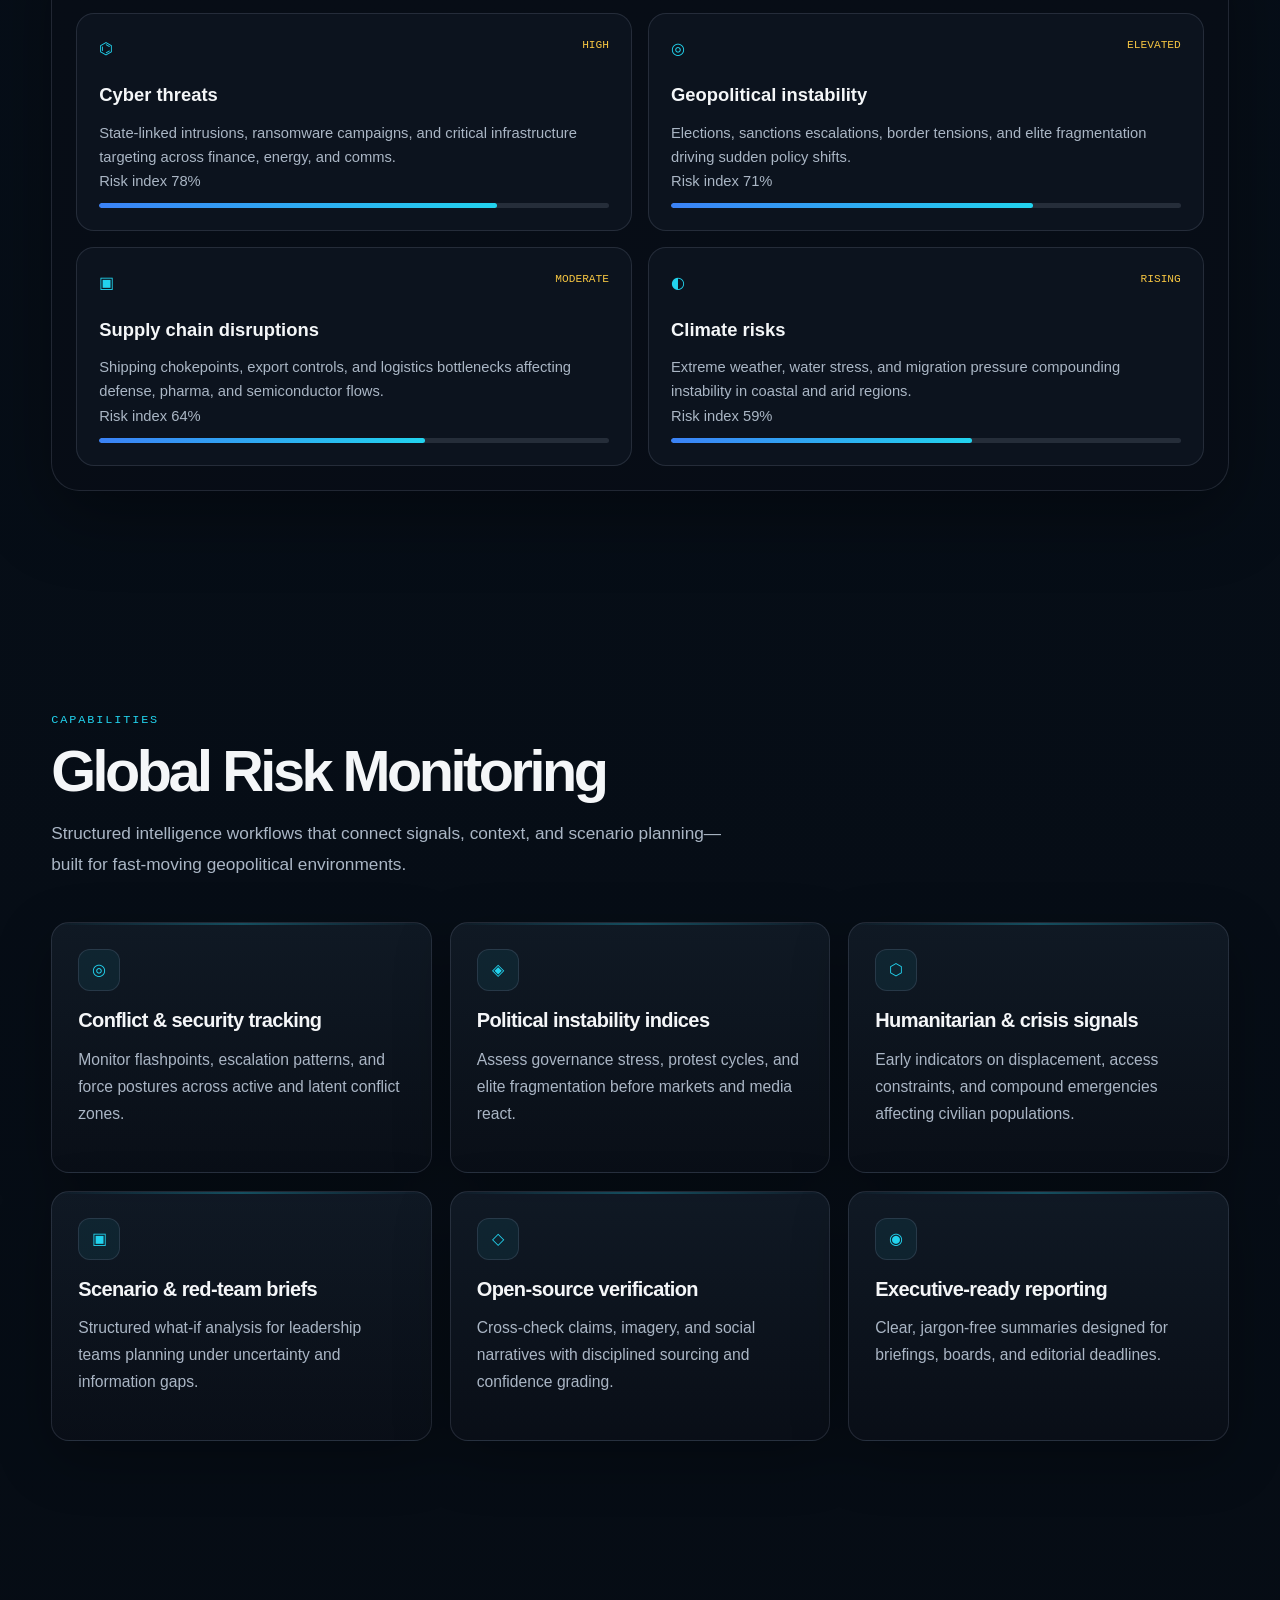
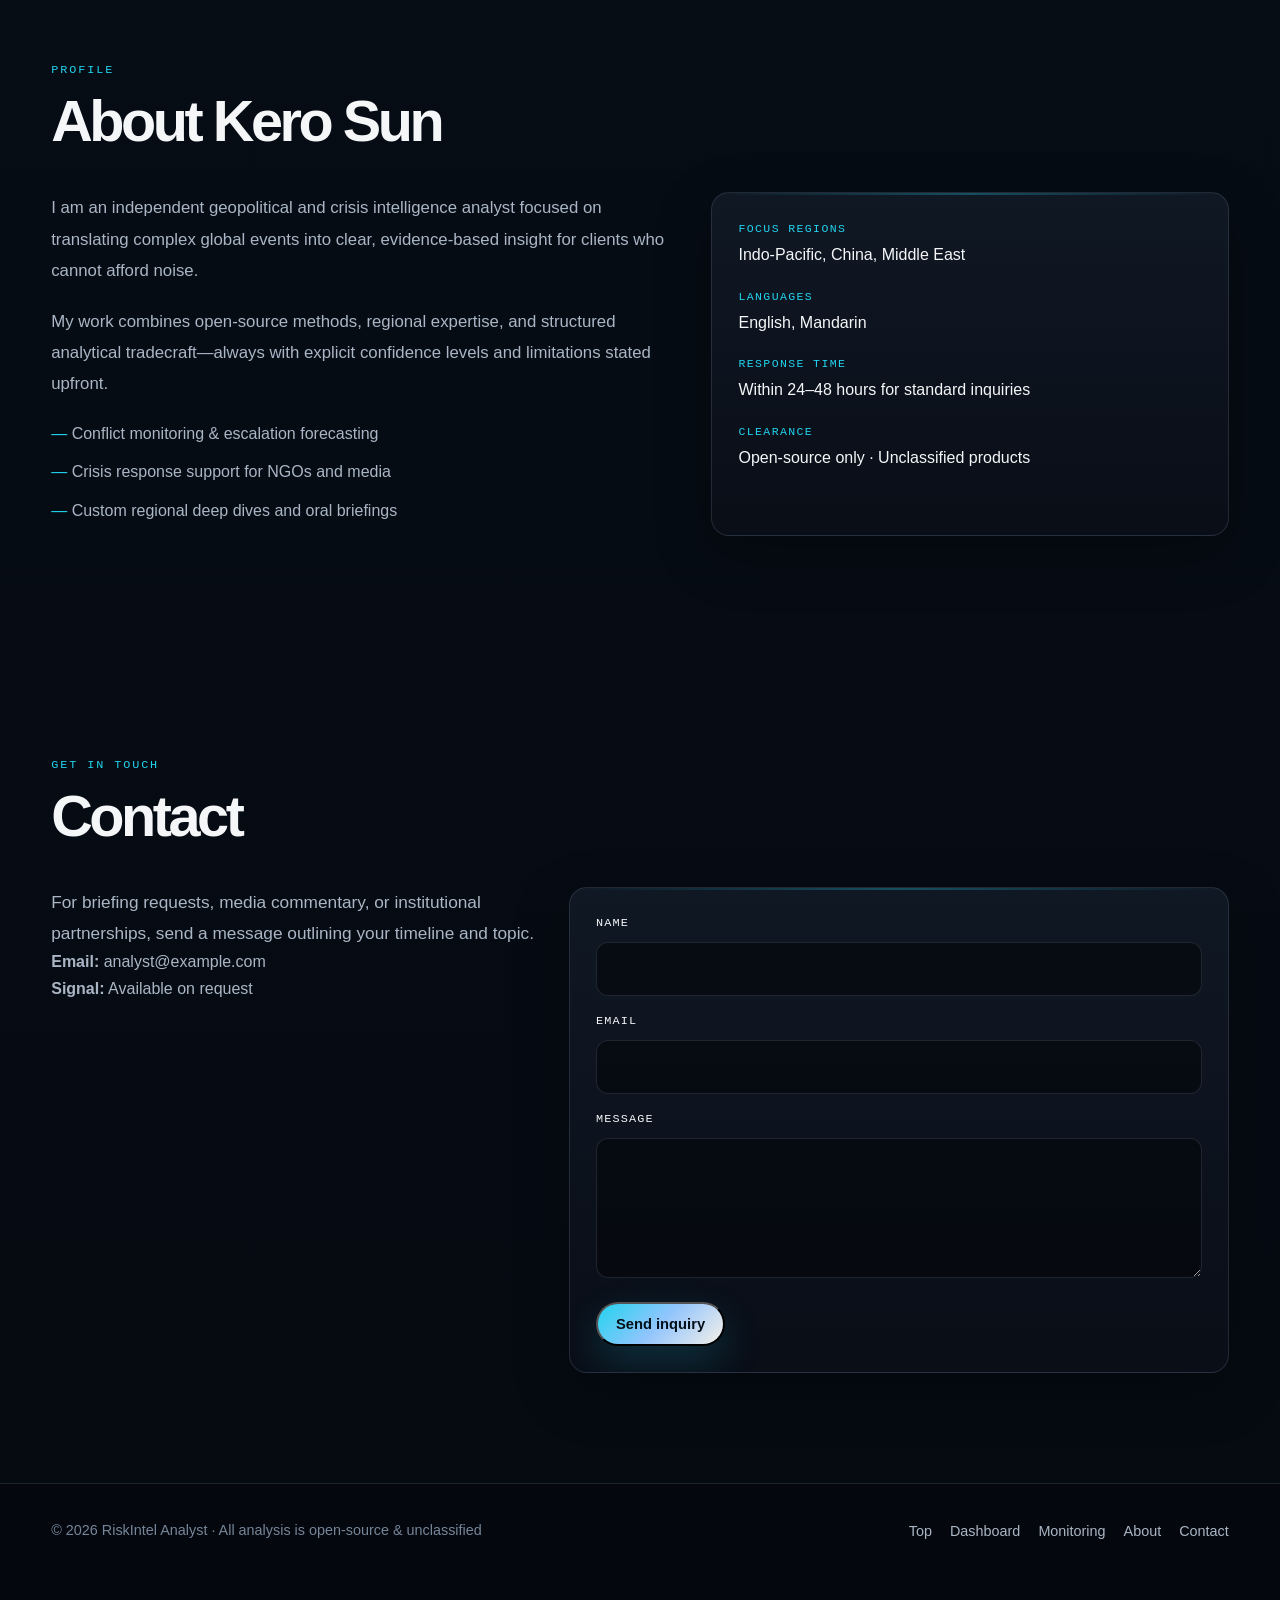
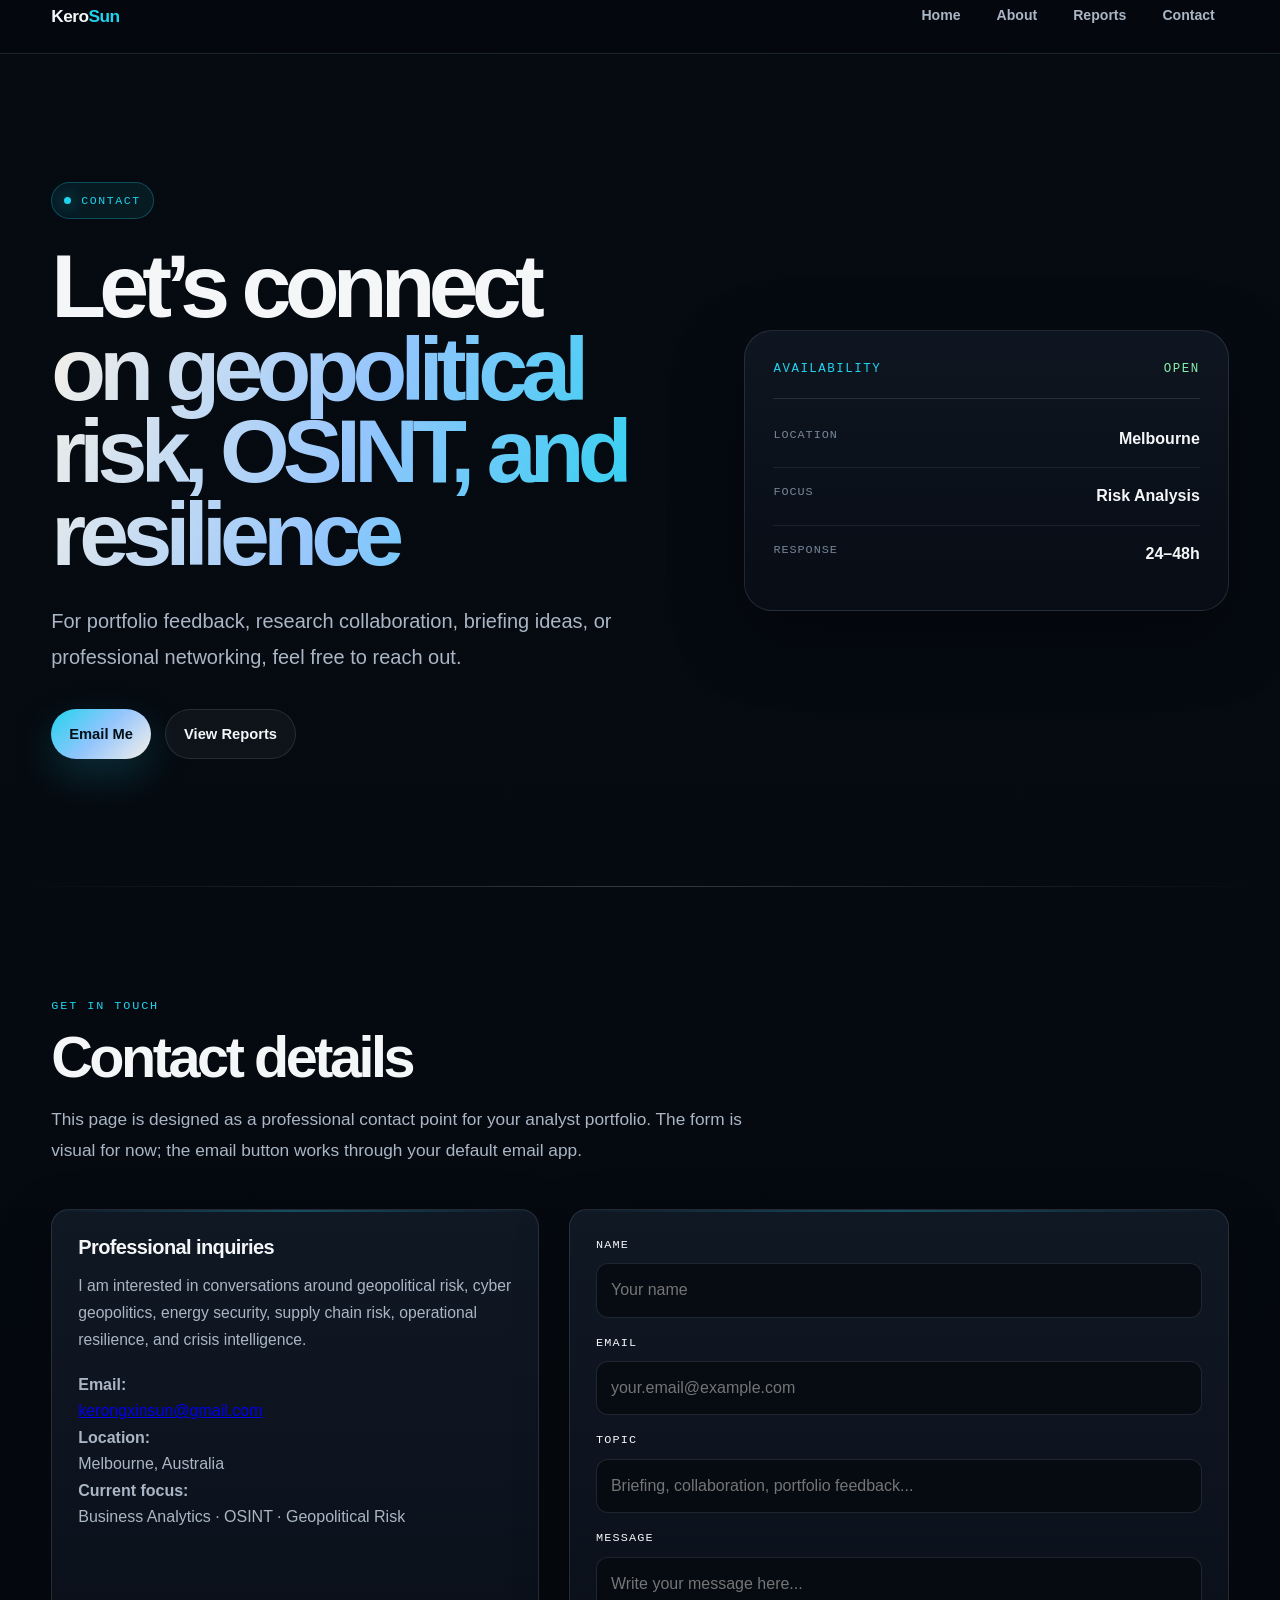
<file: contact.html>
<!DOCTYPE html>
<!--
  DOCTYPE: tells the browser "this is a modern HTML5 page."
  Always keep this as the first line.
-->
<html lang="en">
  <!-- lang="en" = page language (helps screen readers and search). -->


  <head>
    <link rel="stylesheet" href="style.css">
    <!--
      HEAD = backstage area. Nothing here is drawn on the page directly,
      except what CSS styles apply to the body and sections below.
    -->
    <meta charset="UTF-8" />
    <!-- UTF-8 = supports most letters and symbols worldwide. -->

    <meta name="viewport" content="width=device-width, initial-scale=1.0" />
    <!-- viewport = makes the layout scale nicely on phones. -->

    <title>Global Risk & Crisis Intelligence</title>
    <!-- Text shown in the browser tab. -->

    <!--
      Font pairing (needs internet on first load):
      Syne = cinematic display headlines
      DM Sans = clean, readable body text
      JetBrains Mono = futuristic labels & UI captions
    -->
    <link rel="preconnect" href="https://fonts.googleapis.com" />
    <link rel="preconnect" href="https://fonts.gstatic.com" crossorigin />
    <link
      href="https://fonts.googleapis.com/css2?family=DM+Sans:ital,opsz,wght@0,9..40,400;0,9..40,500;0,9..40,600;1,9..40,400&family=JetBrains+Mono:wght@400;500&family=Syne:wght@600;700;800&display=swap"
      rel="stylesheet"
    />

  </head>
  
  <body>
    <!--
      BODY = everything visitors see.
      Structure: layered background (.bg-scene) → shell (nav + main + footer)
    -->

    <!--
      Background scene: stacked layers only (no text). aria-hidden = decorative.
      Each .bg-layer is styled in CSS — together they create depth & atmosphere.
    -->
    <div class="bg-scene" aria-hidden="true">
      <div class="bg-layer bg-layer--base"></div>
      <div class="bg-layer bg-layer--gradient"></div>
      <div class="bg-layer bg-layer--aurora"></div>
      <div class="bg-layer bg-layer--map"></div>
      <div class="bg-layer bg-layer--map-glow"></div>
      <div class="bg-layer bg-layer--grid"></div>
      <div class="bg-layer bg-layer--vignette"></div>
    </div>

    <div class="site-shell">
      <!-- ============================================================
           NAVIGATION BAR
           Links jump to sections using id="..." on each section below.
           ============================================================ -->
      <header class="navbar">
        <div class="container">
          <a class="logo" href="#hero">Kero<span>Sun</span></a>
          <!-- Logo is an <a> so clicking it scrolls back to the top hero -->

          <nav aria-label="Main navigation">
            <!-- <nav> groups navigation links for accessibility -->
            <ul class="nav-links">
              <li><a class="nav-link" href="ai-analyst-site.html">Home</a></li>
              <li><a class="nav-link" href="about.html">About</a></li>
              <li><a class="nav-link" href="reports.html">Reports</a></li>
              <li><a class="nav-link" href="contact.html">Contact</a></li>
            </ul>
          </nav>
        </div>
      </header>

      <main>
        <!-- ============================================================
             HERO SECTION — large opening block
             id="hero" lets nav links scroll here (#hero in the URL)
             ============================================================ -->
        <section class="hero" id="hero">
          <div class="hero__atmosphere" aria-hidden="true">
            <div class="hero__gradient-wash"></div>
            <div class="hero__glow hero__glow--a"></div>
            <div class="hero__glow hero__glow--b"></div>
          </div>

          <div class="container hero__inner">
            <div class="hero__copy">
              <span class="hero__badge">Geopolitical &amp; Crisis Intelligence</span>

              <h1 class="hero__title">
                <span class="hero__title-line">Where global risk</span>
                <span class="hero__title-line hero__title-line--accent">becomes clear intelligence</span>
              </h1>

              <p class="hero__lead">
                Independent analysis on conflict, political instability, and emerging
                crises—delivered with discipline, sourcing transparency, and
                decision-ready clarity for leaders and institutions.
              </p>

              <ul class="hero__tags">
                <li>Open-source</li>
                <li>Unclassified</li>
                <li>Global coverage</li>
              </ul>

              <div class="hero__actions">
                <a class="btn btn--primary" href="#contact">Request briefing</a>
                <a class="btn btn--ghost" href="#monitoring">View capabilities</a>
              </div>
            </div>

            <!-- Side panel: example “dashboard” stats (placeholder content) -->
            <aside class="hero__panel" aria-label="Sample risk snapshot">
              <p class="hero__panel-title">
                Risk snapshot
                <span class="hero__panel-live">Live</span>
              </p>
              <div class="hero__stat">
                <span class="hero__stat-label">Theaters monitored</span>
                <span class="hero__stat-value">42</span>
              </div>
              <div class="hero__stat">
                <span class="hero__stat-label">Alert tier</span>
                <span class="hero__stat-value hero__stat-value--alert">Elevated</span>
              </div>
              <div class="hero__stat">
                <span class="hero__stat-label">Last brief issued</span>
                <span class="hero__stat-value">48h ago</span>
              </div>
            </aside>
          </div>
        </section>

        <!-- ============================================================
             STATISTIC CARDS (below hero)
             Structure:
               <section>  = one grouped block on the page
               <div class="container"> = centered content column
               <div class="stats__grid"> = row/column layout for cards
               <article class="stat-card"> = ONE card (repeat 3 times)
                 <p class="stat-card__value"> = big number
                 <p class="stat-card__label"> = short description
             ============================================================ -->
        <section class="stats" aria-label="Key performance metrics">
          <div class="container">
            <div class="stats__grid">
              <article class="stat-card">
                <p class="stat-card__value">120+</p>
                <p class="stat-card__label">Monitored regions</p>
              </article>

              <article class="stat-card">
                <p class="stat-card__value">24/7</p>
                <p class="stat-card__label">Crisis monitoring</p>
              </article>

              <article class="stat-card">
                <p class="stat-card__value">98%</p>
                <p class="stat-card__label">Alert accuracy</p>
              </article>
            </div>
          </div>
        </section>

        <!-- ============================================================
             GLOBAL THREAT DASHBOARD
             <section> = major page block with its own id for nav links (#dashboard)
             <header> = title area · <div class="dashboard__panel"> = UI frame
             <div class="dashboard__grid"> = card layout · <article> = one threat card
             ============================================================ -->
        <section class="section dashboard" id="dashboard">
          <div class="container">
            <header class="section__header">
              <p class="section__eyebrow">Live intelligence</p>
              <h2 class="section__title">Global Threat Dashboard</h2>
              <p class="section__intro">
                A unified view of cross-domain risk signals—updated continuously
                from open-source reporting, commercial data, and analyst review.
              </p>
            </header>

            <div class="dashboard__panel">
              <div class="dashboard__toolbar">
                <span class="dashboard__toolbar-label">Threat matrix · Tier-1 domains</span>
                <span class="dashboard__toolbar-status">Feeds active</span>
              </div>

              <div class="dashboard__grid">
                <article class="threat-card threat-card--cyber">
                  <div class="threat-card__head">
                    <div class="threat-card__icon" aria-hidden="true">⌬</div>
                    <span class="threat-card__status">High</span>
                  </div>
                  <h3 class="threat-card__title">Cyber threats</h3>
                  <p class="threat-card__text">
                    State-linked intrusions, ransomware campaigns, and critical
                    infrastructure targeting across finance, energy, and comms.
                  </p>
                  <p class="threat-card__meter-label">
                    <span>Risk index</span>
                    <span>78%</span>
                  </p>
                  <div class="threat-card__meter" role="presentation">
                    <span class="threat-card__meter-fill" style="width: 78%"></span>
                  </div>
                </article>

                <article class="threat-card threat-card--geo">
                  <div class="threat-card__head">
                    <div class="threat-card__icon" aria-hidden="true">◎</div>
                    <span class="threat-card__status">Elevated</span>
                  </div>
                  <h3 class="threat-card__title">Geopolitical instability</h3>
                  <p class="threat-card__text">
                    Elections, sanctions escalations, border tensions, and
                    elite fragmentation driving sudden policy shifts.
                  </p>
                  <p class="threat-card__meter-label">
                    <span>Risk index</span>
                    <span>71%</span>
                  </p>
                  <div class="threat-card__meter" role="presentation">
                    <span class="threat-card__meter-fill" style="width: 71%"></span>
                  </div>
                </article>

                <article class="threat-card threat-card--supply">
                  <div class="threat-card__head">
                    <div class="threat-card__icon" aria-hidden="true">▣</div>
                    <span class="threat-card__status">Moderate</span>
                  </div>
                  <h3 class="threat-card__title">Supply chain disruptions</h3>
                  <p class="threat-card__text">
                    Shipping chokepoints, export controls, and logistics bottlenecks
                    affecting defense, pharma, and semiconductor flows.
                  </p>
                  <p class="threat-card__meter-label">
                    <span>Risk index</span>
                    <span>64%</span>
                  </p>
                  <div class="threat-card__meter" role="presentation">
                    <span class="threat-card__meter-fill" style="width: 64%"></span>
                  </div>
                </article>

                <article class="threat-card threat-card--climate">
                  <div class="threat-card__head">
                    <div class="threat-card__icon" aria-hidden="true">◐</div>
                    <span class="threat-card__status">Rising</span>
                  </div>
                  <h3 class="threat-card__title">Climate risks</h3>
                  <p class="threat-card__text">
                    Extreme weather, water stress, and migration pressure compounding
                    instability in coastal and arid regions.
                  </p>
                  <p class="threat-card__meter-label">
                    <span>Risk index</span>
                    <span>59%</span>
                  </p>
                  <div class="threat-card__meter" role="presentation">
                    <span class="threat-card__meter-fill" style="width: 59%"></span>
                  </div>
                </article>
              </div>
            </div>
          </div>
        </section>

        <!-- ============================================================
             GLOBAL RISK MONITORING — feature cards
             ============================================================ -->
        <section class="section features" id="monitoring">
          <div class="container">
            <header class="section__header">
              <p class="section__eyebrow">Capabilities</p>
              <h2 class="section__title">Global Risk Monitoring</h2>
              <p class="section__intro">
                Structured intelligence workflows that connect signals, context,
                and scenario planning—built for fast-moving geopolitical environments.
              </p>
            </header>

            <div class="features__grid">
              <!-- Each article = one feature card -->
              <article class="glass-card">
                <div class="glass-card__icon" aria-hidden="true">◎</div>
                <h3 class="glass-card__title">Conflict &amp; security tracking</h3>
                <p class="glass-card__text">
                  Monitor flashpoints, escalation patterns, and force postures
                  across active and latent conflict zones.
                </p>
              </article>

              <article class="glass-card">
                <div class="glass-card__icon" aria-hidden="true">◈</div>
                <h3 class="glass-card__title">Political instability indices</h3>
                <p class="glass-card__text">
                  Assess governance stress, protest cycles, and elite
                  fragmentation before markets and media react.
                </p>
              </article>

              <article class="glass-card">
                <div class="glass-card__icon" aria-hidden="true">⬡</div>
                <h3 class="glass-card__title">Humanitarian &amp; crisis signals</h3>
                <p class="glass-card__text">
                  Early indicators on displacement, access constraints, and
                  compound emergencies affecting civilian populations.
                </p>
              </article>

              <article class="glass-card">
                <div class="glass-card__icon" aria-hidden="true">▣</div>
                <h3 class="glass-card__title">Scenario &amp; red-team briefs</h3>
                <p class="glass-card__text">
                  Structured what-if analysis for leadership teams planning
                  under uncertainty and information gaps.
                </p>
              </article>

              <article class="glass-card">
                <div class="glass-card__icon" aria-hidden="true">◇</div>
                <h3 class="glass-card__title">Open-source verification</h3>
                <p class="glass-card__text">
                  Cross-check claims, imagery, and social narratives with
                  disciplined sourcing and confidence grading.
                </p>
              </article>

              <article class="glass-card">
                <div class="glass-card__icon" aria-hidden="true">◉</div>
                <h3 class="glass-card__title">Executive-ready reporting</h3>
                <p class="glass-card__text">
                  Clear, jargon-free summaries designed for briefings, boards,
                  and editorial deadlines.
                </p>
              </article>
            </div>
          </div>
        </section>

        <!-- ============================================================
             ABOUT THE ANALYST
             ============================================================ -->
        <section class="section about" id="about">
          <div class="container">
            <header class="section__header">
              <p class="section__eyebrow">Profile</p>
              <h2 class="section__title">About Kero Sun</h2>
            </header>

            <div class="about__grid">
              <div class="about__text">
                <p>
                  I am an independent geopolitical and crisis intelligence analyst
                  focused on translating complex global events into clear, evidence-based
                  insight for clients who cannot afford noise.
                </p>
                <p>
                  My work combines open-source methods, regional expertise, and
                  structured analytical tradecraft—always with explicit confidence
                  levels and limitations stated upfront.
                </p>

                <ul class="about__list">
                  <li>Conflict monitoring &amp; escalation forecasting</li>
                  <li>Crisis response support for NGOs and media</li>
                  <li>Custom regional deep dives and oral briefings</li>
                </ul>
              </div>

              <aside class="glass-card about__card">
                <!-- <dl> = definition list: term (dt) + description (dd) pairs -->
                <dl>
                  <div>
                    <dt>Focus regions</dt>
                    <dd>Indo-Pacific, China, Middle East</dd>
                  </div>
                  <div>
                    <dt>Languages</dt>
                    <dd>English, Mandarin</dd>
                  </div>
                  <div>
                    <dt>Response time</dt>
                    <dd>Within 24–48 hours for standard inquiries</dd>
                  </div>
                  <div>
                    <dt>Clearance</dt>
                    <dd>Open-source only · Unclassified products</dd>
                  </div>
                </dl>
              </aside>
            </div>
          </div>
        </section>

        <!-- ============================================================
             CONTACT
             Form is visual-only (pure HTML/CSS). To send email you’d need
             a backend service or a form provider later.
             ============================================================ -->
        <section class="section contact" id="contact">
          <div class="container">
            <header class="section__header">
              <p class="section__eyebrow">Get in touch</p>
              <h2 class="section__title">Contact</h2>
            </header>

            <div class="contact__wrap">
              <div class="contact__info prose">
                <p class="section__intro">
                  For briefing requests, media commentary, or institutional
                  partnerships, send a message outlining your timeline and topic.
                </p>
                <p class="contact__details">
                  <strong>Email:</strong>
                  analyst@example.com<br />
                  <strong>Signal:</strong>
                  Available on request
                </p>
              </div>

              <form class="contact__form glass-card" action="#" method="post">
                <!-- action="#" = placeholder; replace when you connect a real form handler -->
                <div>
                  <label class="form-label" for="name">Name</label>
                  <input class="form-input" type="text" id="name" name="name" required />
                </div>
                <div>
                  <label class="form-label" for="email">Email</label>
                  <input class="form-input" type="email" id="email" name="email" required />
                </div>
                <div>
                  <label class="form-label" for="message">Message</label>
                  <textarea class="form-textarea" id="message" name="message" required></textarea>
                </div>
                <button class="btn btn--primary" type="submit">Send inquiry</button>
              </form>
            </div>
          </div>
        </section>
      </main>

      <!-- ============================================================
           FOOTER
           ============================================================ -->
      <footer class="footer">
        <div class="container">
          <p class="footer__copy">
            © 2026 RiskIntel Analyst · All analysis is open-source &amp; unclassified
          </p>
          <ul class="footer__links">
            <li><a href="#hero">Top</a></li>
            <li><a href="#dashboard">Dashboard</a></li>
            <li><a href="#monitoring">Monitoring</a></li>
            <li><a href="#about">About</a></li>
            <li><a href="#contact">Contact</a></li>
          </ul>
        </div>
      </footer>
    </div>
  </body>
</html><!DOCTYPE html>
<!--
  DOCTYPE: tells the browser "this is a modern HTML5 page."
  Always keep this as the first line.
-->
<html lang="en">
  <!-- lang="en" = page language (helps screen readers and search). -->


  <head>
    <link rel="stylesheet" href="style.css">
    <!--
      HEAD = backstage area. Nothing here is drawn on the page directly,
      except what CSS styles apply to the body and sections below.
    -->
    <meta charset="UTF-8" />
    <!-- UTF-8 = supports most letters and symbols worldwide. -->

    <meta name="viewport" content="width=device-width, initial-scale=1.0" />
    <!-- viewport = makes the layout scale nicely on phones. -->

    <title>Global Risk & Crisis Intelligence</title>
    <!-- Text shown in the browser tab. -->

    <!--
      Font pairing (needs internet on first load):
      Syne = cinematic display headlines
      DM Sans = clean, readable body text
      JetBrains Mono = futuristic labels & UI captions
    -->
    <link rel="preconnect" href="https://fonts.googleapis.com" />
    <link rel="preconnect" href="https://fonts.gstatic.com" crossorigin />
    <link
      href="https://fonts.googleapis.com/css2?family=DM+Sans:ital,opsz,wght@0,9..40,400;0,9..40,500;0,9..40,600;1,9..40,400&family=JetBrains+Mono:wght@400;500&family=Syne:wght@600;700;800&display=swap"
      rel="stylesheet"
    />

  </head>
  
  <body>
    <!--
      BODY = everything visitors see.
      Structure: layered background (.bg-scene) → shell (nav + main + footer)
    -->

    <!--
      Background scene: stacked layers only (no text). aria-hidden = decorative.
      Each .bg-layer is styled in CSS — together they create depth & atmosphere.
    -->
    <div class="bg-scene" aria-hidden="true">
      <div class="bg-layer bg-layer--base"></div>
      <div class="bg-layer bg-layer--gradient"></div>
      <div class="bg-layer bg-layer--aurora"></div>
      <div class="bg-layer bg-layer--map"></div>
      <div class="bg-layer bg-layer--map-glow"></div>
      <div class="bg-layer bg-layer--grid"></div>
      <div class="bg-layer bg-layer--vignette"></div>
    </div>

    <div class="site-shell">
      <!-- ============================================================
           NAVIGATION BAR
           Links jump to sections using id="..." on each section below.
           ============================================================ -->
      <header class="navbar">
        <div class="container">
          <a class="logo" href="#hero">Kero<span>Sun</span></a>
          <!-- Logo is an <a> so clicking it scrolls back to the top hero -->

          <nav aria-label="Main navigation">
            <!-- <nav> groups navigation links for accessibility -->
            <ul class="nav-links">
              <li><a class="nav-link" href="ai-analyst-site.html">Home</a></li>
              <li><a class="nav-link" href="about.html">About</a></li>
              <li><a class="nav-link" href="reports.html">Reports</a></li>
              <li><a class="nav-link" href="contact.html">Contact</a></li>
            </ul>
          </nav>
        </div>
      </header>

      <main>
        <!-- ============================================================
             HERO SECTION — large opening block
             id="hero" lets nav links scroll here (#hero in the URL)
             ============================================================ -->
        <section class="hero" id="hero">
          <div class="hero__atmosphere" aria-hidden="true">
            <div class="hero__gradient-wash"></div>
            <div class="hero__glow hero__glow--a"></div>
            <div class="hero__glow hero__glow--b"></div>
          </div>

          <div class="container hero__inner">
            <div class="hero__copy">
              <span class="hero__badge">Geopolitical &amp; Crisis Intelligence</span>

              <h1 class="hero__title">
                <span class="hero__title-line">Where global risk</span>
                <span class="hero__title-line hero__title-line--accent">becomes clear intelligence</span>
              </h1>

              <p class="hero__lead">
                Independent analysis on conflict, political instability, and emerging
                crises—delivered with discipline, sourcing transparency, and
                decision-ready clarity for leaders and institutions.
              </p>

              <ul class="hero__tags">
                <li>Open-source</li>
                <li>Unclassified</li>
                <li>Global coverage</li>
              </ul>

              <div class="hero__actions">
                <a class="btn btn--primary" href="#contact">Request briefing</a>
                <a class="btn btn--ghost" href="#monitoring">View capabilities</a>
              </div>
            </div>

            <!-- Side panel: example “dashboard” stats (placeholder content) -->
            <aside class="hero__panel" aria-label="Sample risk snapshot">
              <p class="hero__panel-title">
                Risk snapshot
                <span class="hero__panel-live">Live</span>
              </p>
              <div class="hero__stat">
                <span class="hero__stat-label">Theaters monitored</span>
                <span class="hero__stat-value">42</span>
              </div>
              <div class="hero__stat">
                <span class="hero__stat-label">Alert tier</span>
                <span class="hero__stat-value hero__stat-value--alert">Elevated</span>
              </div>
              <div class="hero__stat">
                <span class="hero__stat-label">Last brief issued</span>
                <span class="hero__stat-value">48h ago</span>
              </div>
            </aside>
          </div>
        </section>

        <!-- ============================================================
             STATISTIC CARDS (below hero)
             Structure:
               <section>  = one grouped block on the page
               <div class="container"> = centered content column
               <div class="stats__grid"> = row/column layout for cards
               <article class="stat-card"> = ONE card (repeat 3 times)
                 <p class="stat-card__value"> = big number
                 <p class="stat-card__label"> = short description
             ============================================================ -->
        <section class="stats" aria-label="Key performance metrics">
          <div class="container">
            <div class="stats__grid">
              <article class="stat-card">
                <p class="stat-card__value">120+</p>
                <p class="stat-card__label">Monitored regions</p>
              </article>

              <article class="stat-card">
                <p class="stat-card__value">24/7</p>
                <p class="stat-card__label">Crisis monitoring</p>
              </article>

              <article class="stat-card">
                <p class="stat-card__value">98%</p>
                <p class="stat-card__label">Alert accuracy</p>
              </article>
            </div>
          </div>
        </section>

        <!-- ============================================================
             GLOBAL THREAT DASHBOARD
             <section> = major page block with its own id for nav links (#dashboard)
             <header> = title area · <div class="dashboard__panel"> = UI frame
             <div class="dashboard__grid"> = card layout · <article> = one threat card
             ============================================================ -->
        <section class="section dashboard" id="dashboard">
          <div class="container">
            <header class="section__header">
              <p class="section__eyebrow">Live intelligence</p>
              <h2 class="section__title">Global Threat Dashboard</h2>
              <p class="section__intro">
                A unified view of cross-domain risk signals—updated continuously
                from open-source reporting, commercial data, and analyst review.
              </p>
            </header>

            <div class="dashboard__panel">
              <div class="dashboard__toolbar">
                <span class="dashboard__toolbar-label">Threat matrix · Tier-1 domains</span>
                <span class="dashboard__toolbar-status">Feeds active</span>
              </div>

              <div class="dashboard__grid">
                <article class="threat-card threat-card--cyber">
                  <div class="threat-card__head">
                    <div class="threat-card__icon" aria-hidden="true">⌬</div>
                    <span class="threat-card__status">High</span>
                  </div>
                  <h3 class="threat-card__title">Cyber threats</h3>
                  <p class="threat-card__text">
                    State-linked intrusions, ransomware campaigns, and critical
                    infrastructure targeting across finance, energy, and comms.
                  </p>
                  <p class="threat-card__meter-label">
                    <span>Risk index</span>
                    <span>78%</span>
                  </p>
                  <div class="threat-card__meter" role="presentation">
                    <span class="threat-card__meter-fill" style="width: 78%"></span>
                  </div>
                </article>

                <article class="threat-card threat-card--geo">
                  <div class="threat-card__head">
                    <div class="threat-card__icon" aria-hidden="true">◎</div>
                    <span class="threat-card__status">Elevated</span>
                  </div>
                  <h3 class="threat-card__title">Geopolitical instability</h3>
                  <p class="threat-card__text">
                    Elections, sanctions escalations, border tensions, and
                    elite fragmentation driving sudden policy shifts.
                  </p>
                  <p class="threat-card__meter-label">
                    <span>Risk index</span>
                    <span>71%</span>
                  </p>
                  <div class="threat-card__meter" role="presentation">
                    <span class="threat-card__meter-fill" style="width: 71%"></span>
                  </div>
                </article>

                <article class="threat-card threat-card--supply">
                  <div class="threat-card__head">
                    <div class="threat-card__icon" aria-hidden="true">▣</div>
                    <span class="threat-card__status">Moderate</span>
                  </div>
                  <h3 class="threat-card__title">Supply chain disruptions</h3>
                  <p class="threat-card__text">
                    Shipping chokepoints, export controls, and logistics bottlenecks
                    affecting defense, pharma, and semiconductor flows.
                  </p>
                  <p class="threat-card__meter-label">
                    <span>Risk index</span>
                    <span>64%</span>
                  </p>
                  <div class="threat-card__meter" role="presentation">
                    <span class="threat-card__meter-fill" style="width: 64%"></span>
                  </div>
                </article>

                <article class="threat-card threat-card--climate">
                  <div class="threat-card__head">
                    <div class="threat-card__icon" aria-hidden="true">◐</div>
                    <span class="threat-card__status">Rising</span>
                  </div>
                  <h3 class="threat-card__title">Climate risks</h3>
                  <p class="threat-card__text">
                    Extreme weather, water stress, and migration pressure compounding
                    instability in coastal and arid regions.
                  </p>
                  <p class="threat-card__meter-label">
                    <span>Risk index</span>
                    <span>59%</span>
                  </p>
                  <div class="threat-card__meter" role="presentation">
                    <span class="threat-card__meter-fill" style="width: 59%"></span>
                  </div>
                </article>
              </div>
            </div>
          </div>
        </section>

        <!-- ============================================================
             GLOBAL RISK MONITORING — feature cards
             ============================================================ -->
        <section class="section features" id="monitoring">
          <div class="container">
            <header class="section__header">
              <p class="section__eyebrow">Capabilities</p>
              <h2 class="section__title">Global Risk Monitoring</h2>
              <p class="section__intro">
                Structured intelligence workflows that connect signals, context,
                and scenario planning—built for fast-moving geopolitical environments.
              </p>
            </header>

            <div class="features__grid">
              <!-- Each article = one feature card -->
              <article class="glass-card">
                <div class="glass-card__icon" aria-hidden="true">◎</div>
                <h3 class="glass-card__title">Conflict &amp; security tracking</h3>
                <p class="glass-card__text">
                  Monitor flashpoints, escalation patterns, and force postures
                  across active and latent conflict zones.
                </p>
              </article>

              <article class="glass-card">
                <div class="glass-card__icon" aria-hidden="true">◈</div>
                <h3 class="glass-card__title">Political instability indices</h3>
                <p class="glass-card__text">
                  Assess governance stress, protest cycles, and elite
                  fragmentation before markets and media react.
                </p>
              </article>

              <article class="glass-card">
                <div class="glass-card__icon" aria-hidden="true">⬡</div>
                <h3 class="glass-card__title">Humanitarian &amp; crisis signals</h3>
                <p class="glass-card__text">
                  Early indicators on displacement, access constraints, and
                  compound emergencies affecting civilian populations.
                </p>
              </article>

              <article class="glass-card">
                <div class="glass-card__icon" aria-hidden="true">▣</div>
                <h3 class="glass-card__title">Scenario &amp; red-team briefs</h3>
                <p class="glass-card__text">
                  Structured what-if analysis for leadership teams planning
                  under uncertainty and information gaps.
                </p>
              </article>

              <article class="glass-card">
                <div class="glass-card__icon" aria-hidden="true">◇</div>
                <h3 class="glass-card__title">Open-source verification</h3>
                <p class="glass-card__text">
                  Cross-check claims, imagery, and social narratives with
                  disciplined sourcing and confidence grading.
                </p>
              </article>

              <article class="glass-card">
                <div class="glass-card__icon" aria-hidden="true">◉</div>
                <h3 class="glass-card__title">Executive-ready reporting</h3>
                <p class="glass-card__text">
                  Clear, jargon-free summaries designed for briefings, boards,
                  and editorial deadlines.
                </p>
              </article>
            </div>
          </div>
        </section>

        <!-- ============================================================
             ABOUT THE ANALYST
             ============================================================ -->
        <section class="section about" id="about">
          <div class="container">
            <header class="section__header">
              <p class="section__eyebrow">Profile</p>
              <h2 class="section__title">About Kero Sun</h2>
            </header>

            <div class="about__grid">
              <div class="about__text">
                <p>
                  I am an independent geopolitical and crisis intelligence analyst
                  focused on translating complex global events into clear, evidence-based
                  insight for clients who cannot afford noise.
                </p>
                <p>
                  My work combines open-source methods, regional expertise, and
                  structured analytical tradecraft—always with explicit confidence
                  levels and limitations stated upfront.
                </p>

                <ul class="about__list">
                  <li>Conflict monitoring &amp; escalation forecasting</li>
                  <li>Crisis response support for NGOs and media</li>
                  <li>Custom regional deep dives and oral briefings</li>
                </ul>
              </div>

              <aside class="glass-card about__card">
                <!-- <dl> = definition list: term (dt) + description (dd) pairs -->
                <dl>
                  <div>
                    <dt>Focus regions</dt>
                    <dd>Indo-Pacific, China, Middle East</dd>
                  </div>
                  <div>
                    <dt>Languages</dt>
                    <dd>English, Mandarin</dd>
                  </div>
                  <div>
                    <dt>Response time</dt>
                    <dd>Within 24–48 hours for standard inquiries</dd>
                  </div>
                  <div>
                    <dt>Clearance</dt>
                    <dd>Open-source only · Unclassified products</dd>
                  </div>
                </dl>
              </aside>
            </div>
          </div>
        </section>

        <!-- ============================================================
             CONTACT
             Form is visual-only (pure HTML/CSS). To send email you’d need
             a backend service or a form provider later.
             ============================================================ -->
        <section class="section contact" id="contact">
          <div class="container">
            <header class="section__header">
              <p class="section__eyebrow">Get in touch</p>
              <h2 class="section__title">Contact</h2>
            </header>

            <div class="contact__wrap">
              <div class="contact__info prose">
                <p class="section__intro">
                  For briefing requests, media commentary, or institutional
                  partnerships, send a message outlining your timeline and topic.
                </p>
                <p class="contact__details">
                  <strong>Email:</strong>
                  analyst@example.com<br />
                  <strong>Signal:</strong>
                  Available on request
                </p>
              </div>

              <form class="contact__form glass-card" action="#" method="post">
                <!-- action="#" = placeholder; replace when you connect a real form handler -->
                <div>
                  <label class="form-label" for="name">Name</label>
                  <input class="form-input" type="text" id="name" name="name" required />
                </div>
                <div>
                  <label class="form-label" for="email">Email</label>
                  <input class="form-input" type="email" id="email" name="email" required />
                </div>
                <div>
                  <label class="form-label" for="message">Message</label>
                  <textarea class="form-textarea" id="message" name="message" required></textarea>
                </div>
                <button class="btn btn--primary" type="submit">Send inquiry</button>
              </form>
            </div>
          </div>
        </section>
      </main>

      <!-- ============================================================
           FOOTER
           ============================================================ -->
      <footer class="footer">
        <div class="container">
          <p class="footer__copy">
            © 2026 RiskIntel Analyst · All analysis is open-source &amp; unclassified
          </p>
          <ul class="footer__links">
            <li><a href="#hero">Top</a></li>
            <li><a href="#dashboard">Dashboard</a></li>
            <li><a href="#monitoring">Monitoring</a></li>
            <li><a href="#about">About</a></li>
            <li><a href="#contact">Contact</a></li>
          </ul>
        </div>
      </footer>
    </div>
  </body>
</html><!DOCTYPE html>
<!--
  DOCTYPE: tells the browser "this is a modern HTML5 page."
  Always keep this as the first line.
-->
<html lang="en">
  <!-- lang="en" = page language (helps screen readers and search). -->


  <head>
    <link rel="stylesheet" href="style.css">
    <!--
      HEAD = backstage area. Nothing here is drawn on the page directly,
      except what CSS styles apply to the body and sections below.
    -->
    <meta charset="UTF-8" />
    <!-- UTF-8 = supports most letters and symbols worldwide. -->

    <meta name="viewport" content="width=device-width, initial-scale=1.0" />
    <!-- viewport = makes the layout scale nicely on phones. -->

    <title>Global Risk & Crisis Intelligence</title>
    <!-- Text shown in the browser tab. -->

    <!--
      Font pairing (needs internet on first load):
      Syne = cinematic display headlines
      DM Sans = clean, readable body text
      JetBrains Mono = futuristic labels & UI captions
    -->
    <link rel="preconnect" href="https://fonts.googleapis.com" />
    <link rel="preconnect" href="https://fonts.gstatic.com" crossorigin />
    <link
      href="https://fonts.googleapis.com/css2?family=DM+Sans:ital,opsz,wght@0,9..40,400;0,9..40,500;0,9..40,600;1,9..40,400&family=JetBrains+Mono:wght@400;500&family=Syne:wght@600;700;800&display=swap"
      rel="stylesheet"
    />

  </head>
  
  <body>
    <!--
      BODY = everything visitors see.
      Structure: layered background (.bg-scene) → shell (nav + main + footer)
    -->

    <!--
      Background scene: stacked layers only (no text). aria-hidden = decorative.
      Each .bg-layer is styled in CSS — together they create depth & atmosphere.
    -->
    <div class="bg-scene" aria-hidden="true">
      <div class="bg-layer bg-layer--base"></div>
      <div class="bg-layer bg-layer--gradient"></div>
      <div class="bg-layer bg-layer--aurora"></div>
      <div class="bg-layer bg-layer--map"></div>
      <div class="bg-layer bg-layer--map-glow"></div>
      <div class="bg-layer bg-layer--grid"></div>
      <div class="bg-layer bg-layer--vignette"></div>
    </div>

    <div class="site-shell">
      <!-- ============================================================
           NAVIGATION BAR
           Links jump to sections using id="..." on each section below.
           ============================================================ -->
      <header class="navbar">
        <div class="container">
          <a class="logo" href="#hero">Kero<span>Sun</span></a>
          <!-- Logo is an <a> so clicking it scrolls back to the top hero -->

          <nav aria-label="Main navigation">
            <!-- <nav> groups navigation links for accessibility -->
            <ul class="nav-links">
              <li><a class="nav-link" href="ai-analyst-site.html">Home</a></li>
              <li><a class="nav-link" href="about.html">About</a></li>
              <li><a class="nav-link" href="reports.html">Reports</a></li>
              <li><a class="nav-link" href="contact.html">Contact</a></li>
            </ul>
          </nav>
        </div>
      </header>

      <main>
        <!-- ============================================================
             HERO SECTION — large opening block
             id="hero" lets nav links scroll here (#hero in the URL)
             ============================================================ -->
        <section class="hero" id="hero">
          <div class="hero__atmosphere" aria-hidden="true">
            <div class="hero__gradient-wash"></div>
            <div class="hero__glow hero__glow--a"></div>
            <div class="hero__glow hero__glow--b"></div>
          </div>

          <div class="container hero__inner">
            <div class="hero__copy">
              <span class="hero__badge">Geopolitical &amp; Crisis Intelligence</span>

              <h1 class="hero__title">
                <span class="hero__title-line">Where global risk</span>
                <span class="hero__title-line hero__title-line--accent">becomes clear intelligence</span>
              </h1>

              <p class="hero__lead">
                Independent analysis on conflict, political instability, and emerging
                crises—delivered with discipline, sourcing transparency, and
                decision-ready clarity for leaders and institutions.
              </p>

              <ul class="hero__tags">
                <li>Open-source</li>
                <li>Unclassified</li>
                <li>Global coverage</li>
              </ul>

              <div class="hero__actions">
                <a class="btn btn--primary" href="#contact">Request briefing</a>
                <a class="btn btn--ghost" href="#monitoring">View capabilities</a>
              </div>
            </div>

            <!-- Side panel: example “dashboard” stats (placeholder content) -->
            <aside class="hero__panel" aria-label="Sample risk snapshot">
              <p class="hero__panel-title">
                Risk snapshot
                <span class="hero__panel-live">Live</span>
              </p>
              <div class="hero__stat">
                <span class="hero__stat-label">Theaters monitored</span>
                <span class="hero__stat-value">42</span>
              </div>
              <div class="hero__stat">
                <span class="hero__stat-label">Alert tier</span>
                <span class="hero__stat-value hero__stat-value--alert">Elevated</span>
              </div>
              <div class="hero__stat">
                <span class="hero__stat-label">Last brief issued</span>
                <span class="hero__stat-value">48h ago</span>
              </div>
            </aside>
          </div>
        </section>

        <!-- ============================================================
             STATISTIC CARDS (below hero)
             Structure:
               <section>  = one grouped block on the page
               <div class="container"> = centered content column
               <div class="stats__grid"> = row/column layout for cards
               <article class="stat-card"> = ONE card (repeat 3 times)
                 <p class="stat-card__value"> = big number
                 <p class="stat-card__label"> = short description
             ============================================================ -->
        <section class="stats" aria-label="Key performance metrics">
          <div class="container">
            <div class="stats__grid">
              <article class="stat-card">
                <p class="stat-card__value">120+</p>
                <p class="stat-card__label">Monitored regions</p>
              </article>

              <article class="stat-card">
                <p class="stat-card__value">24/7</p>
                <p class="stat-card__label">Crisis monitoring</p>
              </article>

              <article class="stat-card">
                <p class="stat-card__value">98%</p>
                <p class="stat-card__label">Alert accuracy</p>
              </article>
            </div>
          </div>
        </section>

        <!-- ============================================================
             GLOBAL THREAT DASHBOARD
             <section> = major page block with its own id for nav links (#dashboard)
             <header> = title area · <div class="dashboard__panel"> = UI frame
             <div class="dashboard__grid"> = card layout · <article> = one threat card
             ============================================================ -->
        <section class="section dashboard" id="dashboard">
          <div class="container">
            <header class="section__header">
              <p class="section__eyebrow">Live intelligence</p>
              <h2 class="section__title">Global Threat Dashboard</h2>
              <p class="section__intro">
                A unified view of cross-domain risk signals—updated continuously
                from open-source reporting, commercial data, and analyst review.
              </p>
            </header>

            <div class="dashboard__panel">
              <div class="dashboard__toolbar">
                <span class="dashboard__toolbar-label">Threat matrix · Tier-1 domains</span>
                <span class="dashboard__toolbar-status">Feeds active</span>
              </div>

              <div class="dashboard__grid">
                <article class="threat-card threat-card--cyber">
                  <div class="threat-card__head">
                    <div class="threat-card__icon" aria-hidden="true">⌬</div>
                    <span class="threat-card__status">High</span>
                  </div>
                  <h3 class="threat-card__title">Cyber threats</h3>
                  <p class="threat-card__text">
                    State-linked intrusions, ransomware campaigns, and critical
                    infrastructure targeting across finance, energy, and comms.
                  </p>
                  <p class="threat-card__meter-label">
                    <span>Risk index</span>
                    <span>78%</span>
                  </p>
                  <div class="threat-card__meter" role="presentation">
                    <span class="threat-card__meter-fill" style="width: 78%"></span>
                  </div>
                </article>

                <article class="threat-card threat-card--geo">
                  <div class="threat-card__head">
                    <div class="threat-card__icon" aria-hidden="true">◎</div>
                    <span class="threat-card__status">Elevated</span>
                  </div>
                  <h3 class="threat-card__title">Geopolitical instability</h3>
                  <p class="threat-card__text">
                    Elections, sanctions escalations, border tensions, and
                    elite fragmentation driving sudden policy shifts.
                  </p>
                  <p class="threat-card__meter-label">
                    <span>Risk index</span>
                    <span>71%</span>
                  </p>
                  <div class="threat-card__meter" role="presentation">
                    <span class="threat-card__meter-fill" style="width: 71%"></span>
                  </div>
                </article>

                <article class="threat-card threat-card--supply">
                  <div class="threat-card__head">
                    <div class="threat-card__icon" aria-hidden="true">▣</div>
                    <span class="threat-card__status">Moderate</span>
                  </div>
                  <h3 class="threat-card__title">Supply chain disruptions</h3>
                  <p class="threat-card__text">
                    Shipping chokepoints, export controls, and logistics bottlenecks
                    affecting defense, pharma, and semiconductor flows.
                  </p>
                  <p class="threat-card__meter-label">
                    <span>Risk index</span>
                    <span>64%</span>
                  </p>
                  <div class="threat-card__meter" role="presentation">
                    <span class="threat-card__meter-fill" style="width: 64%"></span>
                  </div>
                </article>

                <article class="threat-card threat-card--climate">
                  <div class="threat-card__head">
                    <div class="threat-card__icon" aria-hidden="true">◐</div>
                    <span class="threat-card__status">Rising</span>
                  </div>
                  <h3 class="threat-card__title">Climate risks</h3>
                  <p class="threat-card__text">
                    Extreme weather, water stress, and migration pressure compounding
                    instability in coastal and arid regions.
                  </p>
                  <p class="threat-card__meter-label">
                    <span>Risk index</span>
                    <span>59%</span>
                  </p>
                  <div class="threat-card__meter" role="presentation">
                    <span class="threat-card__meter-fill" style="width: 59%"></span>
                  </div>
                </article>
              </div>
            </div>
          </div>
        </section>

        <!-- ============================================================
             GLOBAL RISK MONITORING — feature cards
             ============================================================ -->
        <section class="section features" id="monitoring">
          <div class="container">
            <header class="section__header">
              <p class="section__eyebrow">Capabilities</p>
              <h2 class="section__title">Global Risk Monitoring</h2>
              <p class="section__intro">
                Structured intelligence workflows that connect signals, context,
                and scenario planning—built for fast-moving geopolitical environments.
              </p>
            </header>

            <div class="features__grid">
              <!-- Each article = one feature card -->
              <article class="glass-card">
                <div class="glass-card__icon" aria-hidden="true">◎</div>
                <h3 class="glass-card__title">Conflict &amp; security tracking</h3>
                <p class="glass-card__text">
                  Monitor flashpoints, escalation patterns, and force postures
                  across active and latent conflict zones.
                </p>
              </article>

              <article class="glass-card">
                <div class="glass-card__icon" aria-hidden="true">◈</div>
                <h3 class="glass-card__title">Political instability indices</h3>
                <p class="glass-card__text">
                  Assess governance stress, protest cycles, and elite
                  fragmentation before markets and media react.
                </p>
              </article>

              <article class="glass-card">
                <div class="glass-card__icon" aria-hidden="true">⬡</div>
                <h3 class="glass-card__title">Humanitarian &amp; crisis signals</h3>
                <p class="glass-card__text">
                  Early indicators on displacement, access constraints, and
                  compound emergencies affecting civilian populations.
                </p>
              </article>

              <article class="glass-card">
                <div class="glass-card__icon" aria-hidden="true">▣</div>
                <h3 class="glass-card__title">Scenario &amp; red-team briefs</h3>
                <p class="glass-card__text">
                  Structured what-if analysis for leadership teams planning
                  under uncertainty and information gaps.
                </p>
              </article>

              <article class="glass-card">
                <div class="glass-card__icon" aria-hidden="true">◇</div>
                <h3 class="glass-card__title">Open-source verification</h3>
                <p class="glass-card__text">
                  Cross-check claims, imagery, and social narratives with
                  disciplined sourcing and confidence grading.
                </p>
              </article>

              <article class="glass-card">
                <div class="glass-card__icon" aria-hidden="true">◉</div>
                <h3 class="glass-card__title">Executive-ready reporting</h3>
                <p class="glass-card__text">
                  Clear, jargon-free summaries designed for briefings, boards,
                  and editorial deadlines.
                </p>
              </article>
            </div>
          </div>
        </section>

        <!-- ============================================================
             ABOUT THE ANALYST
             ============================================================ -->
        <section class="section about" id="about">
          <div class="container">
            <header class="section__header">
              <p class="section__eyebrow">Profile</p>
              <h2 class="section__title">About Kero Sun</h2>
            </header>

            <div class="about__grid">
              <div class="about__text">
                <p>
                  I am an independent geopolitical and crisis intelligence analyst
                  focused on translating complex global events into clear, evidence-based
                  insight for clients who cannot afford noise.
                </p>
                <p>
                  My work combines open-source methods, regional expertise, and
                  structured analytical tradecraft—always with explicit confidence
                  levels and limitations stated upfront.
                </p>

                <ul class="about__list">
                  <li>Conflict monitoring &amp; escalation forecasting</li>
                  <li>Crisis response support for NGOs and media</li>
                  <li>Custom regional deep dives and oral briefings</li>
                </ul>
              </div>

              <aside class="glass-card about__card">
                <!-- <dl> = definition list: term (dt) + description (dd) pairs -->
                <dl>
                  <div>
                    <dt>Focus regions</dt>
                    <dd>Indo-Pacific, China, Middle East</dd>
                  </div>
                  <div>
                    <dt>Languages</dt>
                    <dd>English, Mandarin</dd>
                  </div>
                  <div>
                    <dt>Response time</dt>
                    <dd>Within 24–48 hours for standard inquiries</dd>
                  </div>
                  <div>
                    <dt>Clearance</dt>
                    <dd>Open-source only · Unclassified products</dd>
                  </div>
                </dl>
              </aside>
            </div>
          </div>
        </section>

        <!-- ============================================================
             CONTACT
             Form is visual-only (pure HTML/CSS). To send email you’d need
             a backend service or a form provider later.
             ============================================================ -->
        <section class="section contact" id="contact">
          <div class="container">
            <header class="section__header">
              <p class="section__eyebrow">Get in touch</p>
              <h2 class="section__title">Contact</h2>
            </header>

            <div class="contact__wrap">
              <div class="contact__info prose">
                <p class="section__intro">
                  For briefing requests, media commentary, or institutional
                  partnerships, send a message outlining your timeline and topic.
                </p>
                <p class="contact__details">
                  <strong>Email:</strong>
                  analyst@example.com<br />
                  <strong>Signal:</strong>
                  Available on request
                </p>
              </div>

              <form class="contact__form glass-card" action="#" method="post">
                <!-- action="#" = placeholder; replace when you connect a real form handler -->
                <div>
                  <label class="form-label" for="name">Name</label>
                  <input class="form-input" type="text" id="name" name="name" required />
                </div>
                <div>
                  <label class="form-label" for="email">Email</label>
                  <input class="form-input" type="email" id="email" name="email" required />
                </div>
                <div>
                  <label class="form-label" for="message">Message</label>
                  <textarea class="form-textarea" id="message" name="message" required></textarea>
                </div>
                <button class="btn btn--primary" type="submit">Send inquiry</button>
              </form>
            </div>
          </div>
        </section>
      </main>

      <!-- ============================================================
           FOOTER
           ============================================================ -->
      <footer class="footer">
        <div class="container">
          <p class="footer__copy">
            © 2026 RiskIntel Analyst · All analysis is open-source &amp; unclassified
          </p>
          <ul class="footer__links">
            <li><a href="#hero">Top</a></li>
            <li><a href="#dashboard">Dashboard</a></li>
            <li><a href="#monitoring">Monitoring</a></li>
            <li><a href="#about">About</a></li>
            <li><a href="#contact">Contact</a></li>
          </ul>
        </div>
      </footer>
    </div>
  </body>
</html><!DOCTYPE html>
<html lang="en">
  <head>
    <!-- Basic page settings -->
    <meta charset="UTF-8" />
    <meta name="viewport" content="width=device-width, initial-scale=1.0" />

    <!-- Browser tab title -->
    <title>Contact | Kero Sun</title>

    <!-- Reuse the same CSS file as Home, About and Reports -->
    <link rel="stylesheet" href="style.css" />
  </head>

  <body>
    <!-- Navigation bar -->
    <header class="navbar">
      <div class="container">
        <a class="logo" href="ai-analyst-site.html">Kero<span>Sun</span></a>

        <nav aria-label="Main navigation">
          <ul class="nav-links">
            <li><a class="nav-link" href="ai-analyst-site.html">Home</a></li>
            <li><a class="nav-link" href="about.html">About</a></li>
            <li><a class="nav-link" href="reports.html">Reports</a></li>
            <li><a class="nav-link" href="contact.html">Contact</a></li>
          </ul>
        </nav>
      </div>
    </header>

    <main>
      <!-- Hero section -->
      <section class="hero">
        <div class="container hero__inner">
          <div class="hero__copy">
            <span class="hero__badge">Contact</span>

            <h1 class="hero__title">
              <span class="hero__title-line">Let’s connect</span>
              <span class="hero__title-line hero__title-line--accent">
                on geopolitical risk, OSINT, and resilience
              </span>
            </h1>

            <p class="hero__lead">
              For portfolio feedback, research collaboration, briefing ideas,
              or professional networking, feel free to reach out.
            </p>

            <div class="hero__actions">
              <a class="btn btn--primary" href="mailto:kerongxinsun@gmail.com">
                Email Me
              </a>
              <a class="btn btn--ghost" href="reports.html">View Reports</a>
            </div>
          </div>

          <aside class="hero__panel" aria-label="Contact snapshot">
            <p class="hero__panel-title">
              Availability
              <span class="hero__panel-live">Open</span>
            </p>

            <div class="hero__stat">
              <span class="hero__stat-label">Location</span>
              <span class="hero__stat-value">Melbourne</span>
            </div>

            <div class="hero__stat">
              <span class="hero__stat-label">Focus</span>
              <span class="hero__stat-value">Risk Analysis</span>
            </div>

            <div class="hero__stat">
              <span class="hero__stat-label">Response</span>
              <span class="hero__stat-value">24–48h</span>
            </div>
          </aside>
        </div>
      </section>

      <!-- Contact information and form section -->
      <section class="section contact">
        <div class="container">
          <header class="section__header">
            <p class="section__eyebrow">Get in touch</p>
            <h2 class="section__title">Contact details</h2>
            <p class="section__intro">
              This page is designed as a professional contact point for your
              analyst portfolio. The form is visual for now; the email button
              works through your default email app.
            </p>
          </header>

          <div class="contact__wrap">
            <!-- Left side: contact details -->
            <div class="contact__info glass-card">
              <h3 class="glass-card__title">Professional inquiries</h3>

              <p class="glass-card__text">
                I am interested in conversations around geopolitical risk,
                cyber geopolitics, energy security, supply chain risk,
                operational resilience, and crisis intelligence.
              </p>

              <p class="contact__details">
                <strong>Email:</strong><br />
                <a href="mailto:kerongxinsun@gmail.com">
                  kerongxinsun@gmail.com
                </a>
              </p>

              <p class="contact__details">
                <strong>Location:</strong><br />
                Melbourne, Australia
              </p>

              <p class="contact__details">
                <strong>Current focus:</strong><br />
                Business Analytics · OSINT · Geopolitical Risk
              </p>
            </div>

            <!-- Right side: visual-only contact form -->
            <form class="contact__form glass-card" action="#" method="post">
              <!-- This form does not send messages yet.
                   Later, you can connect it to Formspree, Netlify Forms,
                   or a backend service. -->

              <div>
                <label class="form-label" for="name">Name</label>
                <input
                  class="form-input"
                  type="text"
                  id="name"
                  name="name"
                  placeholder="Your name"
                  required
                />
              </div>

              <div>
                <label class="form-label" for="email">Email</label>
                <input
                  class="form-input"
                  type="email"
                  id="email"
                  name="email"
                  placeholder="your.email@example.com"
                  required
                />
              </div>

              <div>
                <label class="form-label" for="topic">Topic</label>
                <input
                  class="form-input"
                  type="text"
                  id="topic"
                  name="topic"
                  placeholder="Briefing, collaboration, portfolio feedback..."
                />
              </div>

              <div>
                <label class="form-label" for="message">Message</label>
                <textarea
                  class="form-textarea"
                  id="message"
                  name="message"
                  placeholder="Write your message here..."
                  required
                ></textarea>
              </div>

              <button class="btn btn--primary" type="submit">
                Send Message
              </button>
            </form>
          </div>
        </div>
      </section>

      <!-- Professional focus section -->
      <section class="section">
        <div class="container">
          <header class="section__header">
            <p class="section__eyebrow">Discussion areas</p>
            <h2 class="section__title">Topics I’m open to discussing</h2>
          </header>

          <div class="features__grid">
            <article class="glass-card">
              <h3 class="glass-card__title">Geopolitical Risk</h3>
              <p class="glass-card__text">
                Political instability, regional tensions, strategic competition,
                and country risk.
              </p>
            </article>

            <article class="glass-card">
              <h3 class="glass-card__title">Cyber Geopolitics</h3>
              <p class="glass-card__text">
                How cyber activity, digital infrastructure, and state behaviour
                shape global security.
              </p>
            </article>

            <article class="glass-card">
              <h3 class="glass-card__title">Energy Security</h3>
              <p class="glass-card__text">
                Energy routes, transition risks, resource dependencies, and
                infrastructure vulnerability.
              </p>
            </article>

            <article class="glass-card">
              <h3 class="glass-card__title">Supply Chain Risk</h3>
              <p class="glass-card__text">
                Strategic dependencies, chokepoints, logistics disruption, and
                critical materials.
              </p>
            </article>

            <article class="glass-card">
              <h3 class="glass-card__title">Operational Resilience</h3>
              <p class="glass-card__text">
                How organisations prepare for disruption, maintain continuity,
                and recover from crises.
              </p>
            </article>

            <article class="glass-card">
              <h3 class="glass-card__title">OSINT Monitoring</h3>
              <p class="glass-card__text">
                Real-time monitoring, source verification, alert writing, and
                situational awareness.
              </p>
            </article>
          </div>
        </div>
      </section>
    </main>

    <!-- Footer -->
    <footer class="footer">
      <div class="container">
        <p class="footer__copy">
          © 2026 Kero Sun · Geopolitical Risk & Crisis Intelligence
        </p>

        <ul class="footer__links">
          <li><a href="ai-analyst-site.html">Home</a></li>
          <li><a href="about.html">About</a></li>
          <li><a href="reports.html">Reports</a></li>
          <li><a href="contact.html">Contact</a></li>
        </ul>
      </div>
    </footer>
  </body>
</html>
</file>
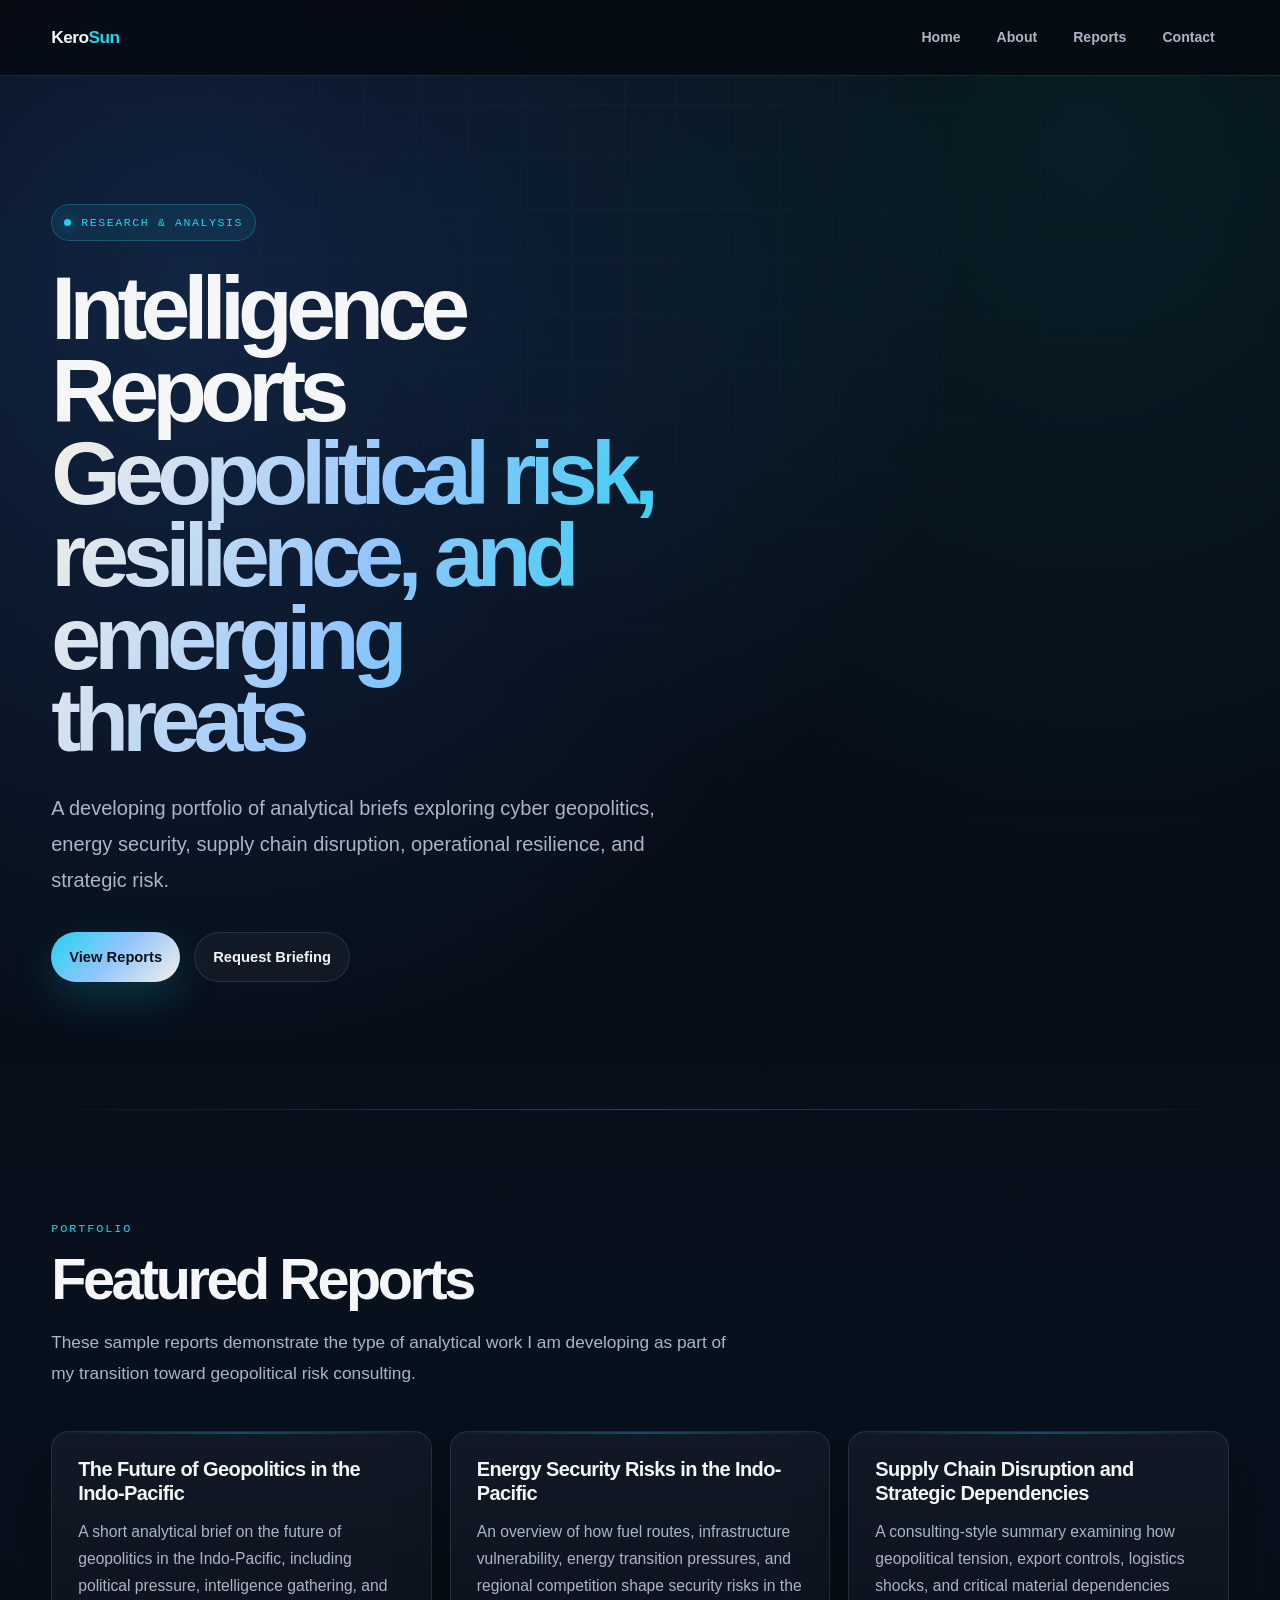
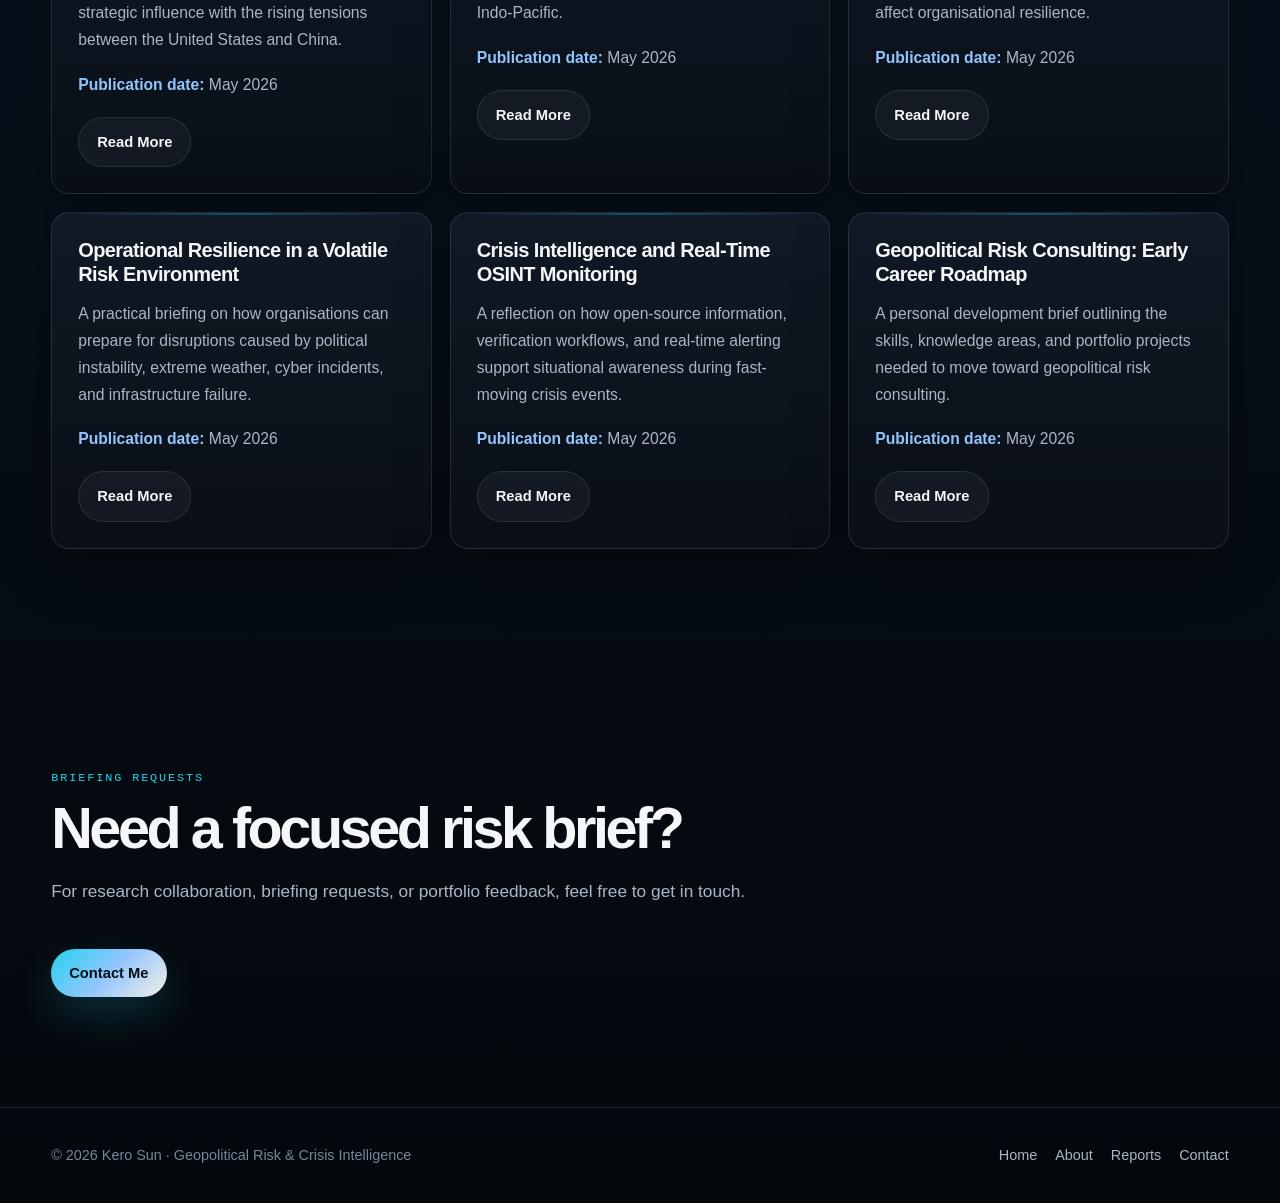
<file: reports.html>
<!DOCTYPE html>
<html lang="en">
  <head>
    <!-- Basic page settings -->
    <meta charset="UTF-8" />
    <meta name="viewport" content="width=device-width, initial-scale=1.0" />

    <!-- Page title shown in the browser tab -->
    <title>Reports | Kero Sun</title>

    <!-- Connect this page to the existing shared CSS file -->
    <link rel="stylesheet" href="style.css" />
  </head>

  <body>
    <!-- Main navigation bar -->
    <header class="navbar">
      <div class="container">
        <!-- Logo links back to the homepage -->
        <a class="logo" href="ai-analyst-site.html">Kero<span>Sun</span></a>

        <!-- Navigation links connect separate HTML pages together -->
        <nav aria-label="Main navigation">
          <ul class="nav-links">
            <li><a class="nav-link" href="ai-analyst-site.html">Home</a></li>
            <li><a class="nav-link" href="about.html">About</a></li>
            <li><a class="nav-link" href="reports.html">Reports</a></li>
            <li><a class="nav-link" href="contact.html">Contact</a></li>
          </ul>
        </nav>
      </div>
    </header>

    <main>
      <!-- Hero section: the opening introduction for the Reports page -->
      <section class="hero">
        <div class="container hero__inner">
          <div class="hero__copy">
            <span class="hero__badge">Research & Analysis</span>

            <h1 class="hero__title">
              <span class="hero__title-line">Intelligence Reports</span>
              <span class="hero__title-line hero__title-line--accent">
                Geopolitical risk, resilience, and emerging threats
              </span>
            </h1>

            <p class="hero__lead">
              A developing portfolio of analytical briefs exploring cyber
              geopolitics, energy security, supply chain disruption, operational
              resilience, and strategic risk.
            </p>

            <div class="hero__actions">
              <a class="btn btn--primary" href="#reports-list">View Reports</a>
              <a class="btn btn--ghost" href="contact.html">Request Briefing</a>
            </div>
          </div>
        </div>
      </section>

      <!-- Reports section: contains the six report cards -->
      <section class="section" id="reports-list">
        <div class="container">
          <header class="section__header">
            <p class="section__eyebrow">Portfolio</p>
            <h2 class="section__title">Featured Reports</h2>
            <p class="section__intro">
              These sample reports demonstrate the type of analytical work I am
              developing as part of my transition toward geopolitical risk
              consulting.
            </p>
          </header>

          <!-- Grid layout: each article below is one report card -->
          <div class="features__grid">
            <!-- Report card 1 -->
            <article class="glass-card">
              <h3 class="glass-card__title">
                The Future of Geopolitics in the Indo-Pacific
              </h3>

              <p class="glass-card__text">
                A short analytical brief on the future of geopolitics in the Indo-Pacific, including political pressure, intelligence
                gathering, and strategic influence with the rising tensions between the United States and China.
              </p>

              <p class="glass-card__text">
                <strong>Publication date:</strong> May 2026
              </p>

              <a class="btn btn--ghost" href="#">Read More</a>
            </article>

            <!-- Report card 2 -->
            <article class="glass-card">
              <h3 class="glass-card__title">
                Energy Security Risks in the Indo-Pacific
              </h3>

              <p class="glass-card__text">
                An overview of how fuel routes, infrastructure vulnerability,
                energy transition pressures, and regional competition shape
                security risks in the Indo-Pacific.
              </p>

              <p class="glass-card__text">
                <strong>Publication date:</strong> May 2026
              </p>

              <a class="btn btn--ghost" href="#">Read More</a>
            </article>

            <!-- Report card 3 -->
            <article class="glass-card">
              <h3 class="glass-card__title">
                Supply Chain Disruption and Strategic Dependencies
              </h3>

              <p class="glass-card__text">
                A consulting-style summary examining how geopolitical tension,
                export controls, logistics shocks, and critical material
                dependencies affect organisational resilience.
              </p>

              <p class="glass-card__text">
                <strong>Publication date:</strong> May 2026
              </p>

              <a class="btn btn--ghost" href="#">Read More</a>
            </article>

            <!-- Report card 4 -->
            <article class="glass-card">
              <h3 class="glass-card__title">
                Operational Resilience in a Volatile Risk Environment
              </h3>

              <p class="glass-card__text">
                A practical briefing on how organisations can prepare for
                disruptions caused by political instability, extreme weather,
                cyber incidents, and infrastructure failure.
              </p>

              <p class="glass-card__text">
                <strong>Publication date:</strong> May 2026
              </p>

              <a class="btn btn--ghost" href="#">Read More</a>
            </article>

            <!-- Report card 5 -->
            <article class="glass-card">
              <h3 class="glass-card__title">
                Crisis Intelligence and Real-Time OSINT Monitoring
              </h3>

              <p class="glass-card__text">
                A reflection on how open-source information, verification
                workflows, and real-time alerting support situational awareness
                during fast-moving crisis events.
              </p>

              <p class="glass-card__text">
                <strong>Publication date:</strong> May 2026
              </p>

              <a class="btn btn--ghost" href="#">Read More</a>
            </article>

            <!-- Report card 6 -->
            <article class="glass-card">
              <h3 class="glass-card__title">
                Geopolitical Risk Consulting: Early Career Roadmap
              </h3>

              <p class="glass-card__text">
                A personal development brief outlining the skills, knowledge
                areas, and portfolio projects needed to move toward geopolitical
                risk consulting.
              </p>

              <p class="glass-card__text">
                <strong>Publication date:</strong> May 2026
              </p>

              <a class="btn btn--ghost" href="#">Read More</a>
            </article>
          </div>
        </div>
      </section>

      <!-- Closing call-to-action section -->
      <section class="section contact">
        <div class="container">
          <header class="section__header">
            <p class="section__eyebrow">Briefing Requests</p>
            <h2 class="section__title">Need a focused risk brief?</h2>
            <p class="section__intro">
              For research collaboration, briefing requests, or portfolio
              feedback, feel free to get in touch.
            </p>
          </header>

          <a class="btn btn--primary" href="contact.html">Contact Me</a>
        </div>
      </section>
    </main>

    <!-- Footer section: appears at the bottom of the page -->
    <footer class="footer">
      <div class="container">
        <p class="footer__copy">
          © 2026 Kero Sun · Geopolitical Risk & Crisis Intelligence
        </p>

        <ul class="footer__links">
          <li><a href="ai-analyst-site.html">Home</a></li>
          <li><a href="about.html">About</a></li>
          <li><a href="reports.html">Reports</a></li>
          <li><a href="contact.html">Contact</a></li>
        </ul>
      </div>
    </footer>
  </body>
</html>
</file>
<file: style.css>
/* =========================================================
   STYLE.CSS
   Project: Kero Sun geopolitical risk analyst portfolio
   Direction: Bloomberg-inspired + modern intelligence tech
   ========================================================= */

/* =========================================================
   1. BASIC RESET
   Removes browser default spacing and makes sizing easier.
   ========================================================= */
*,
*::before,
*::after {
  box-sizing: border-box;
  margin: 0;
  padding: 0;
}

/* =========================================================
   2. DESIGN SYSTEM
   These are reusable colours, spacing values, fonts, and shadows.
   Change these variables to quickly redesign the whole site.
   ========================================================= */
:root {
  --bg: #05080d;
  --bg-elevated: #0b111a;
  --bg-card: rgba(15, 23, 34, 0.88);
  --bg-card-soft: rgba(18, 28, 42, 0.72);

  --text: #f4f6f8;
  --text-muted: #aab6c5;
  --text-soft: #76869a;

  --line: rgba(148, 163, 184, 0.18);
  --line-strong: rgba(148, 163, 184, 0.32);

  --blue: #3b82f6;
  --blue-soft: #93c5fd;
  --cyan: #22d3ee;
  --ivory: #f5f0e8;
  --amber: #f5c542;

  --max-width: 1180px;
  --nav-height: 76px;

  --radius-sm: 10px;
  --radius-md: 18px;
  --radius-lg: 28px;

  --shadow-card: 0 24px 70px rgba(0, 0, 0, 0.35);
  --shadow-hover: 0 30px 90px rgba(0, 0, 0, 0.48);

  --font-body: Inter, Arial, Helvetica, sans-serif;
  --font-display: "Space Grotesk", Inter, Arial, sans-serif;
  --font-mono: "IBM Plex Mono", "SFMono-Regular", Consolas, monospace;
}

/* =========================================================
   3. GLOBAL PAGE STYLE
   This controls the whole website background, font and text.
   ========================================================= */
html {
  scroll-behavior: smooth;
}

body {
  min-height: 100vh;
  font-family: var(--font-body);
  color: var(--text);
  line-height: 1.65;
  background:
    radial-gradient(circle at 15% 10%, rgba(59, 130, 246, 0.22), transparent 28%),
    radial-gradient(circle at 85% 5%, rgba(34, 211, 238, 0.1), transparent 26%),
    linear-gradient(180deg, #05080d 0%, #07111d 48%, #05080d 100%);
  overflow-x: hidden;
}

/* Subtle grid/terminal texture */
body::before {
  content: "";
  position: fixed;
  inset: 0;
  pointer-events: none;
  background-image:
    linear-gradient(rgba(148, 163, 184, 0.045) 1px, transparent 1px),
    linear-gradient(90deg, rgba(148, 163, 184, 0.035) 1px, transparent 1px);
  background-size: 52px 52px;
  mask-image: radial-gradient(circle at 50% 12%, black, transparent 70%);
  z-index: -1;
}

/* =========================================================
   4. REUSABLE CONTAINER
   Keeps content aligned and readable on wide screens.
   ========================================================= */
.container {
  width: min(92%, var(--max-width));
  margin: 0 auto;
}

/* =========================================================
   5. NAVIGATION BAR
   Professional dark glass navigation inspired by tech sites.
   ========================================================= */
.navbar {
  position: sticky;
  top: 0;
  z-index: 50;
  height: var(--nav-height);
  display: flex;
  align-items: center;
  background: rgba(5, 8, 13, 0.72);
  backdrop-filter: blur(18px);
  border-bottom: 1px solid var(--line);
}

.navbar .container {
  display: flex;
  align-items: center;
  justify-content: space-between;
  gap: 28px;
}

.logo {
  color: var(--text);
  text-decoration: none;
  font-family: var(--font-display);
  font-size: 1.08rem;
  font-weight: 800;
  letter-spacing: -0.03em;
}

.logo span {
  color: var(--cyan);
}

.nav-links {
  display: flex;
  align-items: center;
  gap: 8px;
  list-style: none;
}

.nav-link {
  display: inline-flex;
  align-items: center;
  padding: 9px 14px;
  border-radius: 999px;
  color: var(--text-muted);
  text-decoration: none;
  font-size: 0.88rem;
  font-weight: 650;
  transition:
    color 0.25s ease,
    background 0.25s ease,
    transform 0.25s ease;
}

.nav-link:hover {
  color: var(--text);
  background: rgba(148, 163, 184, 0.12);
  transform: translateY(-1px);
}

/* =========================================================
   6. HERO SECTION
   Big editorial opening section.
   ========================================================= */
.hero {
  position: relative;
  padding: clamp(78px, 10vw, 130px) 0;
}

.hero::after {
  content: "";
  position: absolute;
  inset: auto 0 0 0;
  height: 1px;
  background: linear-gradient(90deg, transparent, var(--line-strong), transparent);
}

.hero__inner {
  display: grid;
  grid-template-columns: 1.12fr 0.88fr;
  align-items: center;
  gap: clamp(36px, 6vw, 78px);
}

.hero__copy {
  max-width: 760px;
}

.hero__badge {
  display: inline-flex;
  width: fit-content;
  align-items: center;
  gap: 10px;
  margin-bottom: 26px;
  padding: 8px 12px;
  border: 1px solid rgba(34, 211, 238, 0.28);
  border-radius: 999px;
  color: var(--cyan);
  background: rgba(34, 211, 238, 0.08);
  font-family: var(--font-mono);
  font-size: 0.72rem;
  letter-spacing: 0.14em;
  text-transform: uppercase;
}

.hero__badge::before {
  content: "";
  width: 7px;
  height: 7px;
  border-radius: 50%;
  background: var(--cyan);
  box-shadow: 0 0 16px rgba(34, 211, 238, 0.8);
}

.hero__title {
  margin-bottom: 28px;
  font-family: var(--font-display);
  font-size: clamp(3rem, 7vw, 6.2rem);
  line-height: 0.92;
  letter-spacing: -0.075em;
}

.hero__title-line {
  display: block;
}

.hero__title-line--accent {
  color: transparent;
  background: linear-gradient(110deg, var(--ivory), var(--blue-soft), var(--cyan));
  -webkit-background-clip: text;
  background-clip: text;
}

.hero__lead {
  max-width: 680px;
  color: var(--text-muted);
  font-size: clamp(1.05rem, 1.6vw, 1.25rem);
  line-height: 1.8;
  margin-bottom: 34px;
}

.hero__tags {
  display: flex;
  flex-wrap: wrap;
  gap: 10px;
  margin-bottom: 34px;
  list-style: none;
}

.hero__tags li {
  padding: 7px 10px;
  border: 1px solid var(--line);
  border-radius: 999px;
  color: var(--text-soft);
  background: rgba(255, 255, 255, 0.035);
  font-family: var(--font-mono);
  font-size: 0.72rem;
  letter-spacing: 0.08em;
  text-transform: uppercase;
}

.hero__actions {
  display: flex;
  flex-wrap: wrap;
  gap: 14px;
}

/* Optional hero panel used on homepage */
.hero__panel {
  background:
    linear-gradient(180deg, rgba(15, 23, 34, 0.94), rgba(8, 13, 22, 0.96));
  border: 1px solid var(--line);
  border-radius: var(--radius-lg);
  padding: 28px;
  box-shadow: var(--shadow-card);
}

.hero__panel-title {
  display: flex;
  justify-content: space-between;
  gap: 16px;
  padding-bottom: 18px;
  margin-bottom: 12px;
  border-bottom: 1px solid var(--line);
  color: var(--cyan);
  font-family: var(--font-mono);
  font-size: 0.78rem;
  letter-spacing: 0.12em;
  text-transform: uppercase;
}

.hero__panel-live {
  color: #86efac;
}

.hero__stat {
  display: flex;
  justify-content: space-between;
  gap: 18px;
  padding: 15px 0;
  border-bottom: 1px solid rgba(148, 163, 184, 0.12);
}

.hero__stat:last-child {
  border-bottom: 0;
}

.hero__stat-label {
  color: var(--text-soft);
  font-family: var(--font-mono);
  font-size: 0.74rem;
  text-transform: uppercase;
  letter-spacing: 0.08em;
}

.hero__stat-value {
  color: var(--text);
  font-weight: 800;
}

.hero__stat-value--alert {
  color: var(--amber);
}

/* =========================================================
   7. BUTTONS
   Modern tech-style buttons.
   ========================================================= */
.btn {
  display: inline-flex;
  align-items: center;
  justify-content: center;
  width: fit-content;
  border-radius: 999px;
  padding: 12px 18px;
  text-decoration: none;
  font-size: 0.92rem;
  font-weight: 750;
  transition:
    transform 0.22s ease,
    border-color 0.22s ease,
    background 0.22s ease,
    box-shadow 0.22s ease;
}

.btn:hover {
  transform: translateY(-2px);
}

.btn--primary {
  color: #041018;
  background: linear-gradient(135deg, var(--cyan), var(--blue-soft), var(--ivory));
  box-shadow: 0 16px 40px rgba(34, 211, 238, 0.18);
}

.btn--primary:hover {
  box-shadow: 0 20px 52px rgba(34, 211, 238, 0.25);
}

.btn--ghost {
  color: var(--text);
  background: rgba(255, 255, 255, 0.04);
  border: 1px solid var(--line);
}

.btn--ghost:hover {
  border-color: rgba(34, 211, 238, 0.42);
  background: rgba(34, 211, 238, 0.08);
}

/* =========================================================
   8. SECTIONS
   Reusable spacing and heading styles.
   ========================================================= */
.section {
  padding: clamp(72px, 9vw, 110px) 0;
}

.section__header {
  max-width: 820px;
  margin-bottom: 42px;
}

.section__eyebrow {
  margin-bottom: 12px;
  color: var(--cyan);
  font-family: var(--font-mono);
  font-size: 0.74rem;
  letter-spacing: 0.16em;
  text-transform: uppercase;
}

.section__title {
  margin-bottom: 18px;
  color: var(--text);
  font-family: var(--font-display);
  font-size: clamp(2.2rem, 4.5vw, 4rem);
  line-height: 1;
  letter-spacing: -0.06em;
}

.section__intro {
  max-width: 700px;
  color: var(--text-muted);
  font-size: 1.08rem;
  line-height: 1.8;
}

/* =========================================================
   9. CARD GRID
   Used for reports, capabilities and expertise sections.
   ========================================================= */
.features__grid {
  display: grid;
  grid-template-columns: repeat(3, 1fr);
  gap: 18px;
}

.glass-card {
  position: relative;
  overflow: hidden;
  min-height: 100%;
  padding: 26px;
  border: 1px solid var(--line);
  border-radius: var(--radius-md);
  background:
    linear-gradient(180deg, rgba(17, 26, 38, 0.92), rgba(10, 15, 24, 0.92));
  box-shadow: 0 18px 55px rgba(0, 0, 0, 0.28);
  transition:
    transform 0.25s ease,
    border-color 0.25s ease,
    box-shadow 0.25s ease;
}

.glass-card::before {
  content: "";
  position: absolute;
  inset: 0;
  height: 2px;
  background: linear-gradient(90deg, transparent, rgba(34, 211, 238, 0.7), transparent);
  opacity: 0.42;
}

.glass-card:hover {
  transform: translateY(-5px);
  border-color: rgba(34, 211, 238, 0.36);
  box-shadow: var(--shadow-hover);
}

.glass-card__icon {
  width: 42px;
  height: 42px;
  display: grid;
  place-items: center;
  margin-bottom: 18px;
  border: 1px solid var(--line);
  border-radius: 12px;
  color: var(--cyan);
  background: rgba(34, 211, 238, 0.07);
}

.glass-card__title {
  margin-bottom: 14px;
  color: var(--text);
  font-family: var(--font-display);
  font-size: 1.25rem;
  line-height: 1.18;
  letter-spacing: -0.03em;
}

.glass-card__text {
  margin-bottom: 18px;
  color: var(--text-muted);
  font-size: 0.98rem;
  line-height: 1.72;
}

.glass-card__text strong {
  color: var(--blue-soft);
}

/* =========================================================
   10. STAT CARDS / DASHBOARD ELEMENTS
   Keeps your original intelligence-dashboard feeling.
   ========================================================= */
.stats {
  padding: 0 0 70px;
}

.stats__grid {
  display: grid;
  grid-template-columns: repeat(3, 1fr);
  gap: 18px;
}

.stat-card {
  padding: 24px;
  border: 1px solid var(--line);
  border-radius: var(--radius-md);
  background: rgba(15, 23, 34, 0.82);
  box-shadow: var(--shadow-card);
}

.stat-card__value {
  margin-bottom: 8px;
  color: var(--cyan);
  font-family: var(--font-display);
  font-size: 2.3rem;
  font-weight: 850;
  letter-spacing: -0.06em;
}

.stat-card__label {
  color: var(--text-soft);
  font-family: var(--font-mono);
  font-size: 0.75rem;
  letter-spacing: 0.12em;
  text-transform: uppercase;
}

.dashboard__panel {
  border: 1px solid var(--line);
  border-radius: var(--radius-lg);
  padding: 24px;
  background: rgba(8, 13, 22, 0.78);
  box-shadow: var(--shadow-card);
}

.dashboard__toolbar {
  display: flex;
  justify-content: space-between;
  gap: 18px;
  padding-bottom: 18px;
  margin-bottom: 20px;
  border-bottom: 1px solid var(--line);
}

.dashboard__toolbar-label,
.dashboard__toolbar-status {
  font-family: var(--font-mono);
  font-size: 0.74rem;
  letter-spacing: 0.12em;
  text-transform: uppercase;
}

.dashboard__toolbar-label {
  color: var(--cyan);
}

.dashboard__toolbar-status {
  color: #86efac;
}

.dashboard__grid {
  display: grid;
  grid-template-columns: repeat(2, 1fr);
  gap: 16px;
}

.threat-card {
  padding: 22px;
  border: 1px solid var(--line);
  border-radius: var(--radius-md);
  background: rgba(15, 23, 34, 0.78);
}

.threat-card__head {
  display: flex;
  justify-content: space-between;
  gap: 14px;
  margin-bottom: 18px;
}

.threat-card__icon {
  color: var(--cyan);
}

.threat-card__status {
  color: var(--amber);
  font-family: var(--font-mono);
  font-size: 0.7rem;
  text-transform: uppercase;
}

.threat-card__title {
  margin-bottom: 10px;
  color: var(--text);
  font-family: var(--font-display);
  font-size: 1.15rem;
}

.threat-card__text,
.threat-card__meter-label {
  color: var(--text-muted);
  font-size: 0.92rem;
}

.threat-card__meter {
  height: 5px;
  margin-top: 10px;
  overflow: hidden;
  border-radius: 999px;
  background: rgba(148, 163, 184, 0.18);
}

.threat-card__meter-fill {
  display: block;
  height: 100%;
  border-radius: inherit;
  background: linear-gradient(90deg, var(--blue), var(--cyan));
}

/* =========================================================
   11. ABOUT PAGE
   Styles about page grids and biography content.
   ========================================================= */
.about__grid {
  display: grid;
  grid-template-columns: 1.1fr 0.9fr;
  gap: 28px;
}

.about__text p {
  margin-bottom: 20px;
  color: var(--text-muted);
  font-size: 1.05rem;
  line-height: 1.85;
}

.about__list {
  margin-top: 22px;
  list-style: none;
}

.about__list li {
  margin-bottom: 12px;
  color: var(--text-muted);
}

.about__list li::before {
  content: "— ";
  color: var(--cyan);
}

.about__card dl {
  display: grid;
  gap: 18px;
}

.about__card dt {
  margin-bottom: 4px;
  color: var(--cyan);
  font-family: var(--font-mono);
  font-size: 0.72rem;
  text-transform: uppercase;
  letter-spacing: 0.12em;
}

.about__card dd {
  color: var(--text);
}

/* =========================================================
   12. CONTACT PAGE
   Styles contact information and forms.
   ========================================================= */
.contact__wrap {
  display: grid;
  grid-template-columns: 0.85fr 1.15fr;
  gap: 30px;
}

.contact__details {
  color: var(--text-muted);
}

.contact__form {
  display: grid;
  gap: 16px;
}

.form-label {
  display: block;
  margin-bottom: 8px;
  color: var(--text);
  font-family: var(--font-mono);
  font-size: 0.74rem;
  letter-spacing: 0.1em;
  text-transform: uppercase;
}

.form-input,
.form-textarea {
  width: 100%;
  padding: 13px 14px;
  border: 1px solid var(--line);
  border-radius: 12px;
  color: var(--text);
  background: rgba(5, 8, 13, 0.7);
  font: inherit;
}

.form-input:focus,
.form-textarea:focus {
  outline: none;
  border-color: rgba(34, 211, 238, 0.6);
  box-shadow: 0 0 0 4px rgba(34, 211, 238, 0.1);
}

.form-textarea {
  min-height: 140px;
  resize: vertical;
}

/* =========================================================
   13. FOOTER
   Clean dark footer.
   ========================================================= */
.footer {
  padding: 34px 0;
  border-top: 1px solid var(--line);
  background: rgba(5, 8, 13, 0.86);
}

.footer .container {
  display: flex;
  justify-content: space-between;
  align-items: center;
  gap: 22px;
}

.footer__copy {
  color: var(--text-soft);
  font-size: 0.9rem;
}

.footer__links {
  display: flex;
  flex-wrap: wrap;
  gap: 18px;
  list-style: none;
}

.footer__links a {
  color: var(--text-muted);
  text-decoration: none;
  font-size: 0.9rem;
}

.footer__links a:hover {
  color: var(--cyan);
}

/* =========================================================
   14. RESPONSIVE DESIGN
   Makes the website work on tablets and phones.
   ========================================================= */
@media (max-width: 920px) {
  .hero__inner,
  .about__grid,
  .contact__wrap {
    grid-template-columns: 1fr;
  }

  .features__grid,
  .stats__grid {
    grid-template-columns: repeat(2, 1fr);
  }

  .dashboard__grid {
    grid-template-columns: 1fr;
  }
}

@media (max-width: 640px) {
  .navbar {
    height: auto;
    padding: 16px 0;
  }

  .navbar .container {
    flex-direction: column;
    align-items: flex-start;
  }

  .nav-links {
    flex-wrap: wrap;
  }

  .nav-link {
    padding: 8px 10px;
  }

  .features__grid,
  .stats__grid {
    grid-template-columns: 1fr;
  }

  .hero {
    padding: 72px 0;
  }

  .hero__title {
    font-size: 3rem;
  }

  .footer .container {
    flex-direction: column;
    align-items: flex-start;
  }
}
</file>
